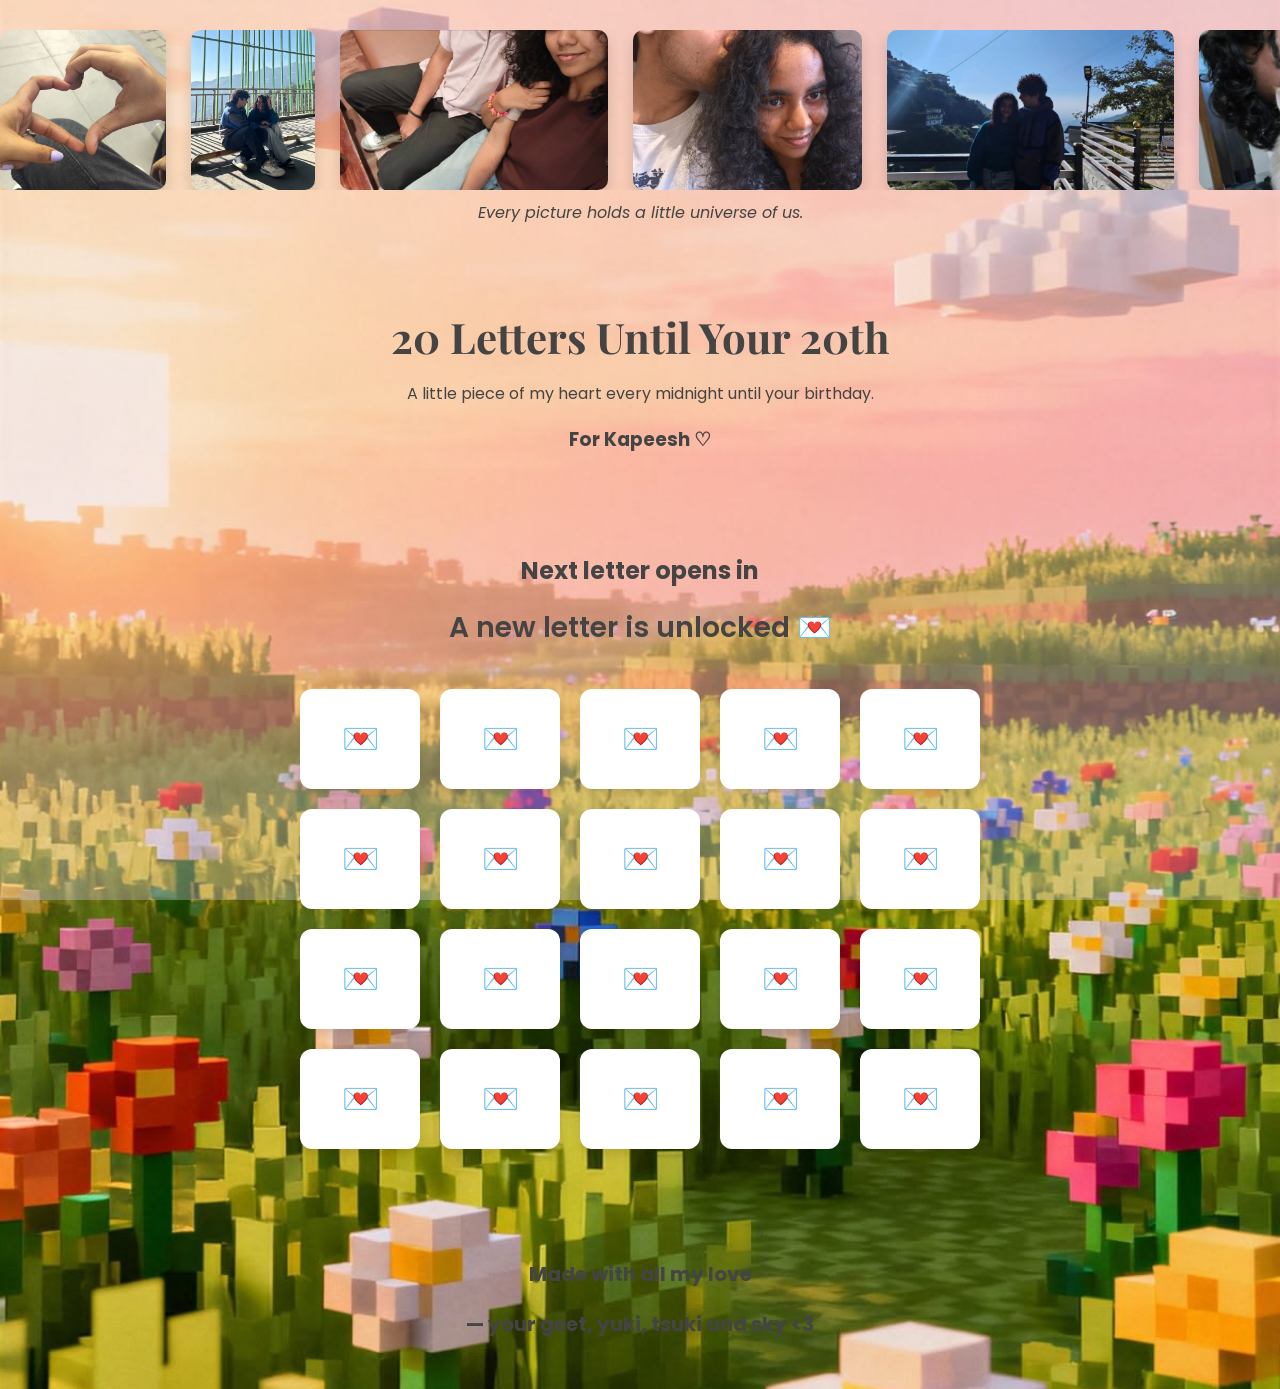
<file: index.html>
<!DOCTYPE html>
<html lang="en">
<head>
<meta charset="UTF-8">
<meta name="viewport" content="width=device-width, initial-scale=1.0">
<title>20 Letters Until Your 20th</title>

<link rel="stylesheet" href="styles.css">
<link href="https://fonts.googleapis.com/css2?family=Playfair+Display:wght@500&family=Poppins:wght@300;400&display=swap" rel="stylesheet">
<link rel="icon" type="image/png" href="favicon.png">
</head>

<body>

<section class="photo-strip">

<div class="film-container">

<div class="film-track">

<img src="images/photo1.jpg" alt="">
<img src="images/photo2.jpg" alt="">
<img src="images/photo3.jpg" alt="">
<img src="images/photo4.jpg" alt="">
<img src="images/photo5.jpg" alt="">
<img src="images/photo6.jpg" alt="">
<img src="images/photo7.jpg" alt="">
<img src="images/photo8.jpg" alt="">
<img src="images/photo9.jpg" alt="">

<!-- repeat for smooth loop -->

<img src="images/photo1.jpg" alt="">
<img src="images/photo2.jpg" alt="">
<img src="images/photo3.jpg" alt="">
<img src="images/photo4.jpg" alt="">
<img src="images/photo5.jpg" alt="">
<img src="images/photo6.jpg" alt="">
<img src="images/photo7.jpg" alt="">
<img src="images/photo8.jpg" alt="">
<img src="images/photo9.jpg" alt="">

</div>

</div>

<p class="photo-caption">Every picture holds a little universe of us.</p>

</section>

<header>

<h1>20 Letters Until Your 20th</h1>
<p>A little piece of my heart every midnight until your birthday.</p>
<h3>For Kapeesh ♡</h3>

</header>

<section class="countdown">

<h2>Next letter opens in</h2>
<div id="timer">Loading...</div>

</section>


<section class="letters-grid" id="lettersGrid">

</section>


<footer>

<p>Made with all my love</p>
<p>— your geet, yuki, tsuki and sky <3</p>

</footer>

<script src="script.js"></script>

</body>
</html>
</file>
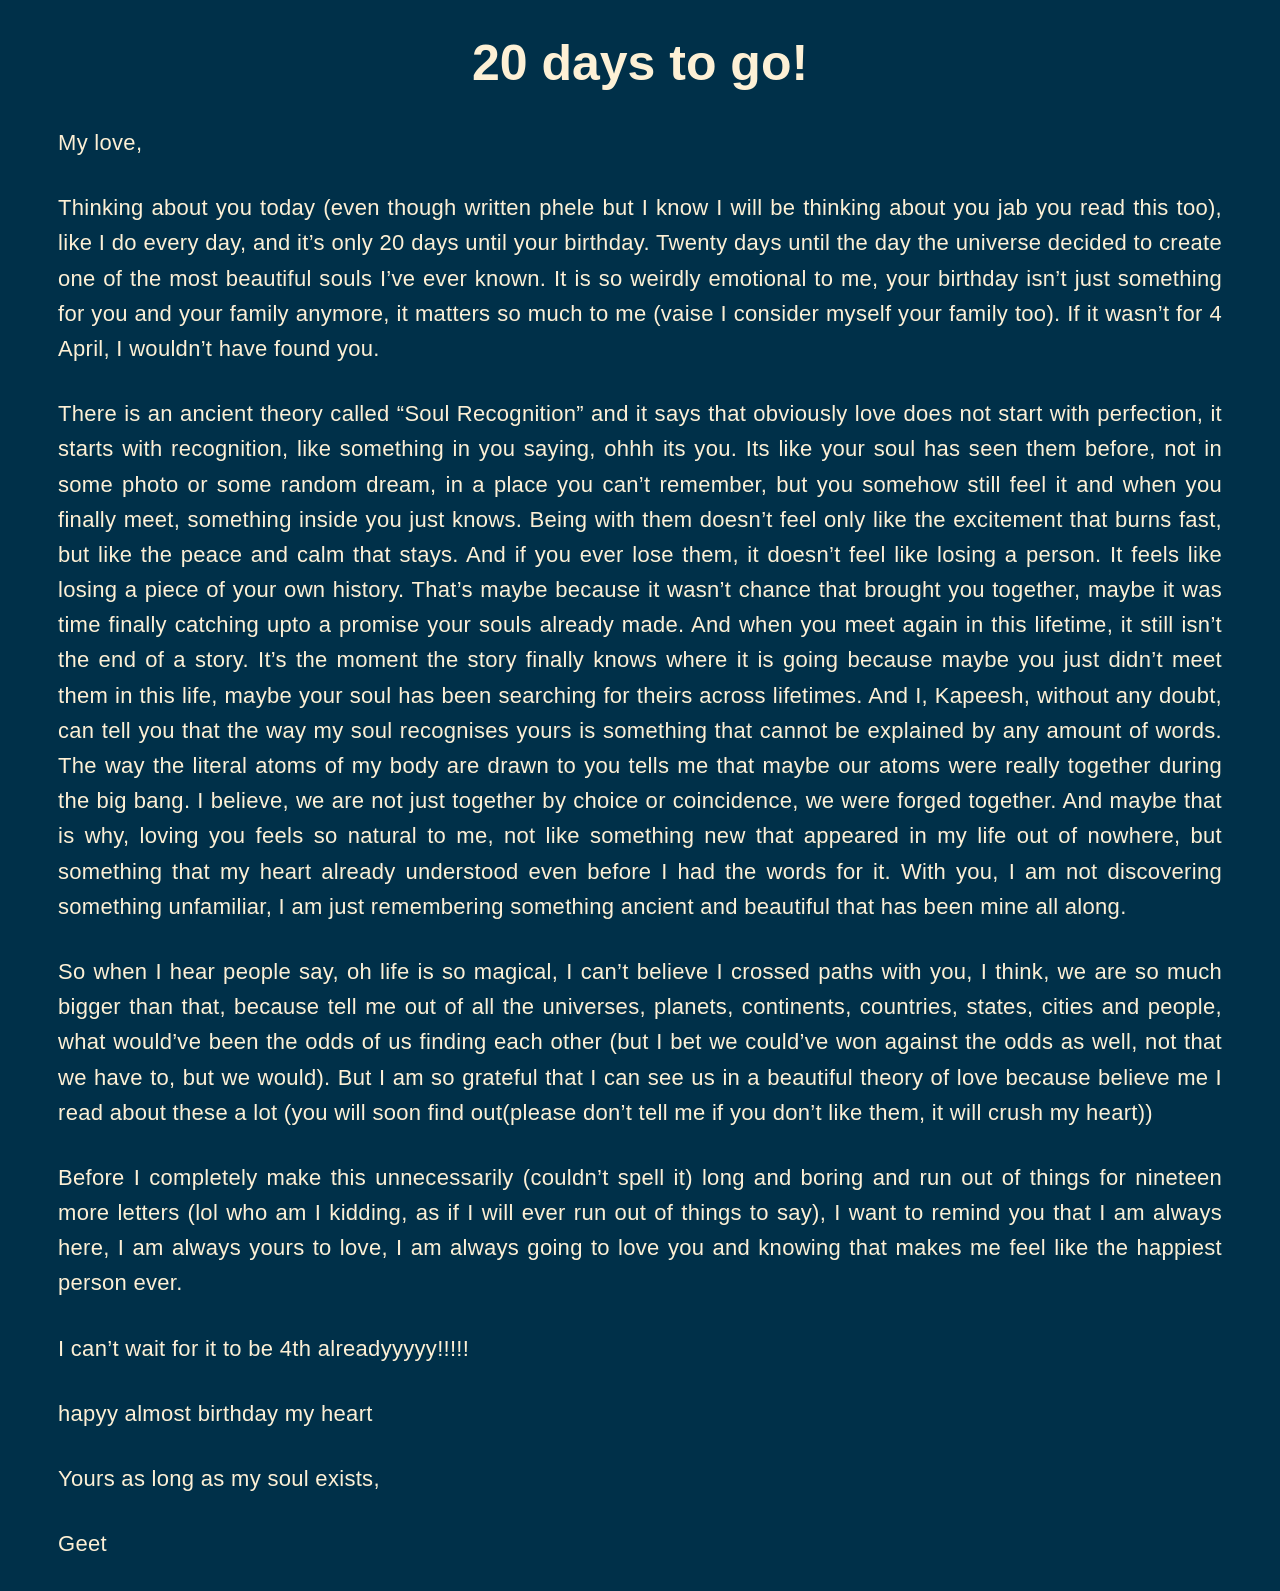
<file: letters/letter1.html>
<!DOCTYPE html>
<html>

<head>
<meta name="viewport" content="width=device-width, initial-scale=1.0">

<meta charset="UTF-8">

<!-- <link rel="stylesheet" href="../styles.css"> -->

<style>

body{
background-color:rgb(0, 48, 73);
text-align:center;
color:#fdf0d5;
font-family:'Poppins',sans-serif;
}

</style>

</head>

<body>

<h1 style="font-size: 50px;" >20 days to go!</h1>

<p style="margin:30px 50px; font-size:22px; line-height:1.6; text-align:justify; letter-spacing:0.3px;">
My love,
</p>

<p style="margin:30px 50px; font-size:22px; line-height:1.6; text-align:justify; letter-spacing:0.3px;">
Thinking about you today (even though written phele but I know I will be thinking about you jab you read this too), like I do every day, and it’s only 20 days until your birthday. Twenty days until the day the universe decided to create one of the most beautiful souls I’ve ever known. It is so weirdly emotional to me, your birthday isn’t just something for you and your family anymore, it matters so much to me (vaise I consider myself your family too). If it wasn’t for 4 April, I wouldn’t have found you. 
</p>

<p style="margin:30px 50px; font-size:22px; line-height:1.6; text-align:justify; letter-spacing:0.3px;">
There is an ancient theory called “Soul Recognition” and it says that obviously love does not start with perfection, it starts with recognition, like something in you saying, ohhh its you. Its like your soul has seen them before, not in some photo or some random dream, in a place you can’t remember, but you somehow still feel it and when you finally meet, something inside you just knows. Being with them doesn’t feel only like the excitement that burns fast, but like the peace and calm that stays. And if you ever lose them, it doesn’t feel like losing a person. It feels like losing a piece of your own history. That’s maybe because it wasn’t chance that brought you together, maybe it was time finally catching upto a promise your souls already made. And when you meet again in this lifetime, it still isn’t the end of a story. It’s the moment the story finally knows where it is going because maybe you just didn’t meet them in this life, maybe your soul has been searching for theirs across lifetimes. And I, Kapeesh, without any doubt, can tell you that the way my soul recognises yours is something that cannot be explained by any amount of words. The way the literal atoms of my body are drawn to you tells me that maybe our atoms were really together during the big bang. I believe, we are not just together by choice or coincidence, we were forged together. And maybe that is why, loving you feels so natural to me, not like something new that appeared in my life out of nowhere, but something that my heart already understood even before I had the words for it. With you, I am not discovering something unfamiliar, I am just remembering something ancient and beautiful that has been mine all along. 
</p>

<p style="margin:30px 50px; font-size:22px; line-height:1.6; text-align:justify; letter-spacing:0.3px;">
So when I hear people say, oh life is so magical, I can’t believe I crossed paths with you, I think, we are so much bigger than that, because tell me out of all the universes, planets, continents, countries, states, cities and people, what would’ve been the odds of us finding each other (but I bet we could’ve won against the odds as well, not that we have to, but we would). But I am so grateful that I can see us in a beautiful theory of love because believe me I read about these a lot (you will soon find out(please don’t tell me if you don’t like them, it will crush my heart))
</p>

<p style="margin:30px 50px; font-size:22px; line-height:1.6; text-align:justify; letter-spacing:0.3px;">
Before I completely make this unnecessarily (couldn’t spell it) long and boring and run out of things for nineteen more letters (lol who am I kidding, as if I will ever run out of things to say), I want to remind you that I am always here, I am always yours to love, I am always going to love you and knowing that makes me feel like the happiest person ever.  
</p>

<p style="margin:30px 50px; font-size:22px; line-height:1.6; text-align:justify; letter-spacing:0.3px;">
I can’t wait for it to be 4th alreadyyyyy!!!!!
</p>

<p style="margin:30px 50px; font-size:22px; line-height:1.6; text-align:justify; letter-spacing:0.3px;">
hapyy almost birthday my heart
</p>

<p style="margin:30px 50px; font-size:22px; line-height:1.6; text-align:justify; letter-spacing:0.3px;">
Yours as long as my soul exists,
</p>

<p style="margin:30px 50px; font-size:22px; line-height:1.6; text-align:justify; letter-spacing:0.3px;">
Geet
</p>

</body>

</html>
</file>
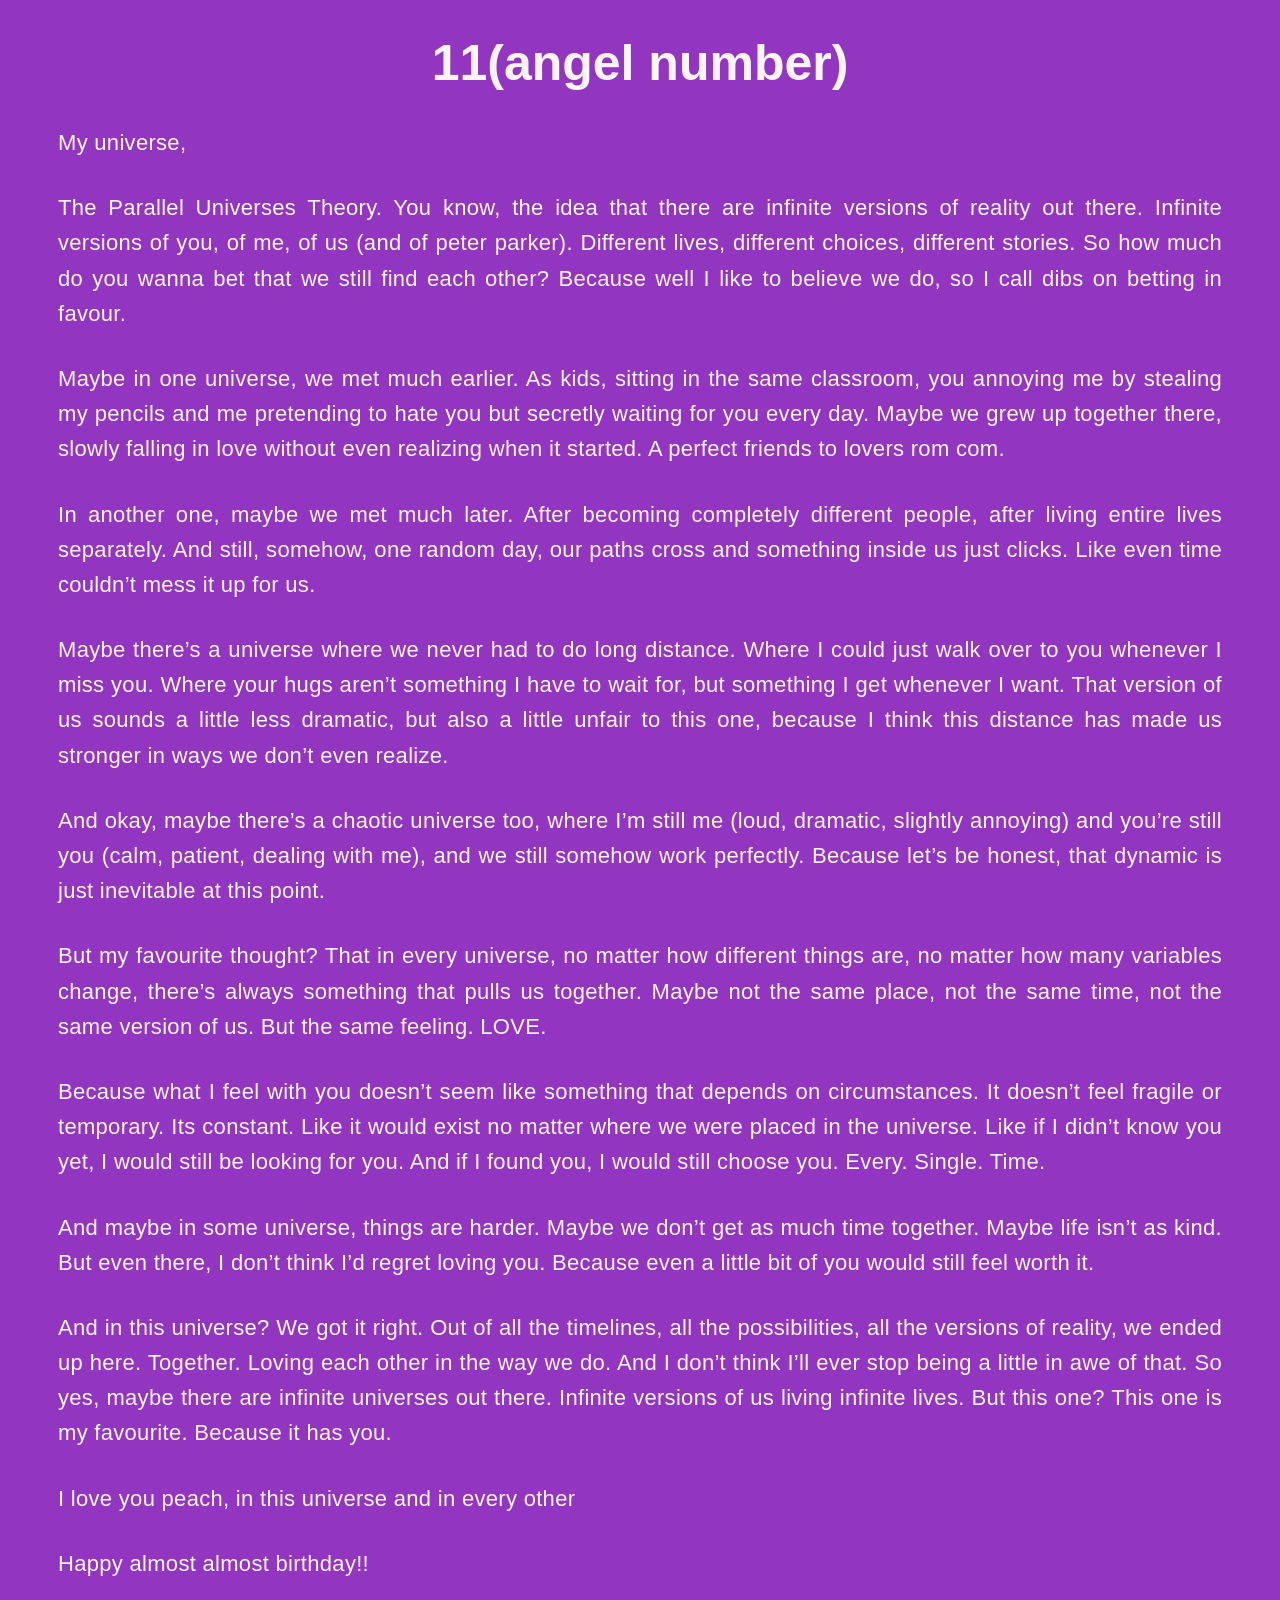
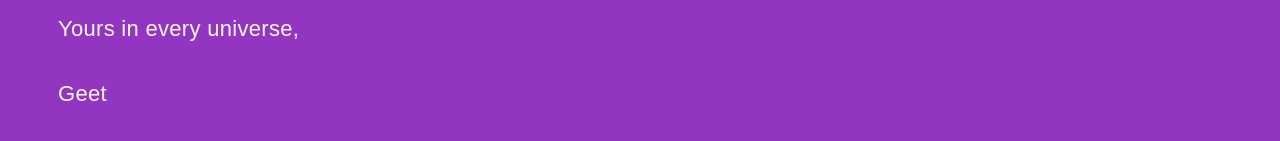
<file: letters/letter10.html>
<!DOCTYPE html>
<html>

<head>
<meta name="viewport" content="width=device-width, initial-scale=1.0">

<meta charset="UTF-8">

<!-- <link rel="stylesheet" href="../styles.css"> -->

<style>

body{
background-color:#9236c1;
text-align:center;
color:#fdf5f5;
font-family:'Poppins',sans-serif;
}

</style>

</head>

<body>

<h1 style="font-size: 50px;" >11(angel number)</h1>

<p style="margin:30px 50px; font-size:22px; line-height:1.6; text-align:justify; letter-spacing:0.3px;">
My universe, 
</p>

<p style="margin:30px 50px; font-size:22px; line-height:1.6; text-align:justify; letter-spacing:0.3px;">
The Parallel Universes Theory. You know, the idea that there are infinite versions of reality out there. Infinite versions of you, of me, of us (and of peter parker). Different lives, different choices, different stories. So how much do you wanna bet that we still find each other? Because well I like to believe we do, so I call dibs on betting in favour.
</p>

<p style="margin:30px 50px; font-size:22px; line-height:1.6; text-align:justify; letter-spacing:0.3px;">
Maybe in one universe, we met much earlier. As kids, sitting in the same classroom, you annoying me by stealing my pencils and me pretending to hate you but secretly waiting for you every day. Maybe we grew up together there, slowly falling in love without even realizing when it started. A perfect friends to lovers rom com.
</p>

<p style="margin:30px 50px; font-size:22px; line-height:1.6; text-align:justify; letter-spacing:0.3px;">
In another one, maybe we met much later. After becoming completely different people, after living entire lives separately. And still, somehow, one random day, our paths cross and something inside us just clicks. Like even time couldn’t mess it up for us.
</p>

<p style="margin:30px 50px; font-size:22px; line-height:1.6; text-align:justify; letter-spacing:0.3px;">
Maybe there’s a universe where we never had to do long distance. Where I could just walk over to you whenever I miss you. Where your hugs aren’t something I have to wait for, but something I get whenever I want. That version of us sounds a little less dramatic, but also a little unfair to this one, because I think this distance has made us stronger in ways we don’t even realize.
</p>

<p style="margin:30px 50px; font-size:22px; line-height:1.6; text-align:justify; letter-spacing:0.3px;">
And okay, maybe there’s a chaotic universe too, where I’m still me (loud, dramatic, slightly annoying) and you’re still you (calm, patient, dealing with me), and we still somehow work perfectly. Because let’s be honest, that dynamic is just inevitable at this point.
</p>

<p style="margin:30px 50px; font-size:22px; line-height:1.6; text-align:justify; letter-spacing:0.3px;">
But my favourite thought? That in every universe, no matter how different things are, no matter how many variables change, there’s always something that pulls us together. Maybe not the same place, not the same time, not the same version of us. But the same feeling. LOVE.
</p>

<p style="margin:30px 50px; font-size:22px; line-height:1.6; text-align:justify; letter-spacing:0.3px;">
Because what I feel with you doesn’t seem like something that depends on circumstances. It doesn’t feel fragile or temporary. Its constant. Like it would exist no matter where we were placed in the universe. Like if I didn’t know you yet, I would still be looking for you. And if I found you, I would still choose you. Every. Single. Time.
</p>

<p style="margin:30px 50px; font-size:22px; line-height:1.6; text-align:justify; letter-spacing:0.3px;">
And maybe in some universe, things are harder. Maybe we don’t get as much time together. Maybe life isn’t as kind. But even there, I don’t think I’d regret loving you. Because even a little bit of you would still feel worth it.
</p>

<p style="margin:30px 50px; font-size:22px; line-height:1.6; text-align:justify; letter-spacing:0.3px;">
And in this universe? We got it right. Out of all the timelines, all the possibilities, all the versions of reality, we ended up here. Together. Loving each other in the way we do. And I don’t think I’ll ever stop being a little in awe of that. So yes, maybe there are infinite universes out there. Infinite versions of us living infinite lives. But this one? This one is my favourite. Because it has you.
</p>

<p style="margin:30px 50px; font-size:22px; line-height:1.6; text-align:justify; letter-spacing:0.3px;">
I love you peach, in this universe and in every other
</p>

<p style="margin:30px 50px; font-size:22px; line-height:1.6; text-align:justify; letter-spacing:0.3px;">
Happy almost almost birthday!!
</p>

<p style="margin:30px 50px; font-size:22px; line-height:1.6; text-align:justify; letter-spacing:0.3px;">
Yours in every universe,
</p>

<p style="margin:30px 50px; font-size:22px; line-height:1.6; text-align:justify; letter-spacing:0.3px;">
Geet
</p>

</body>

</html>
</file>
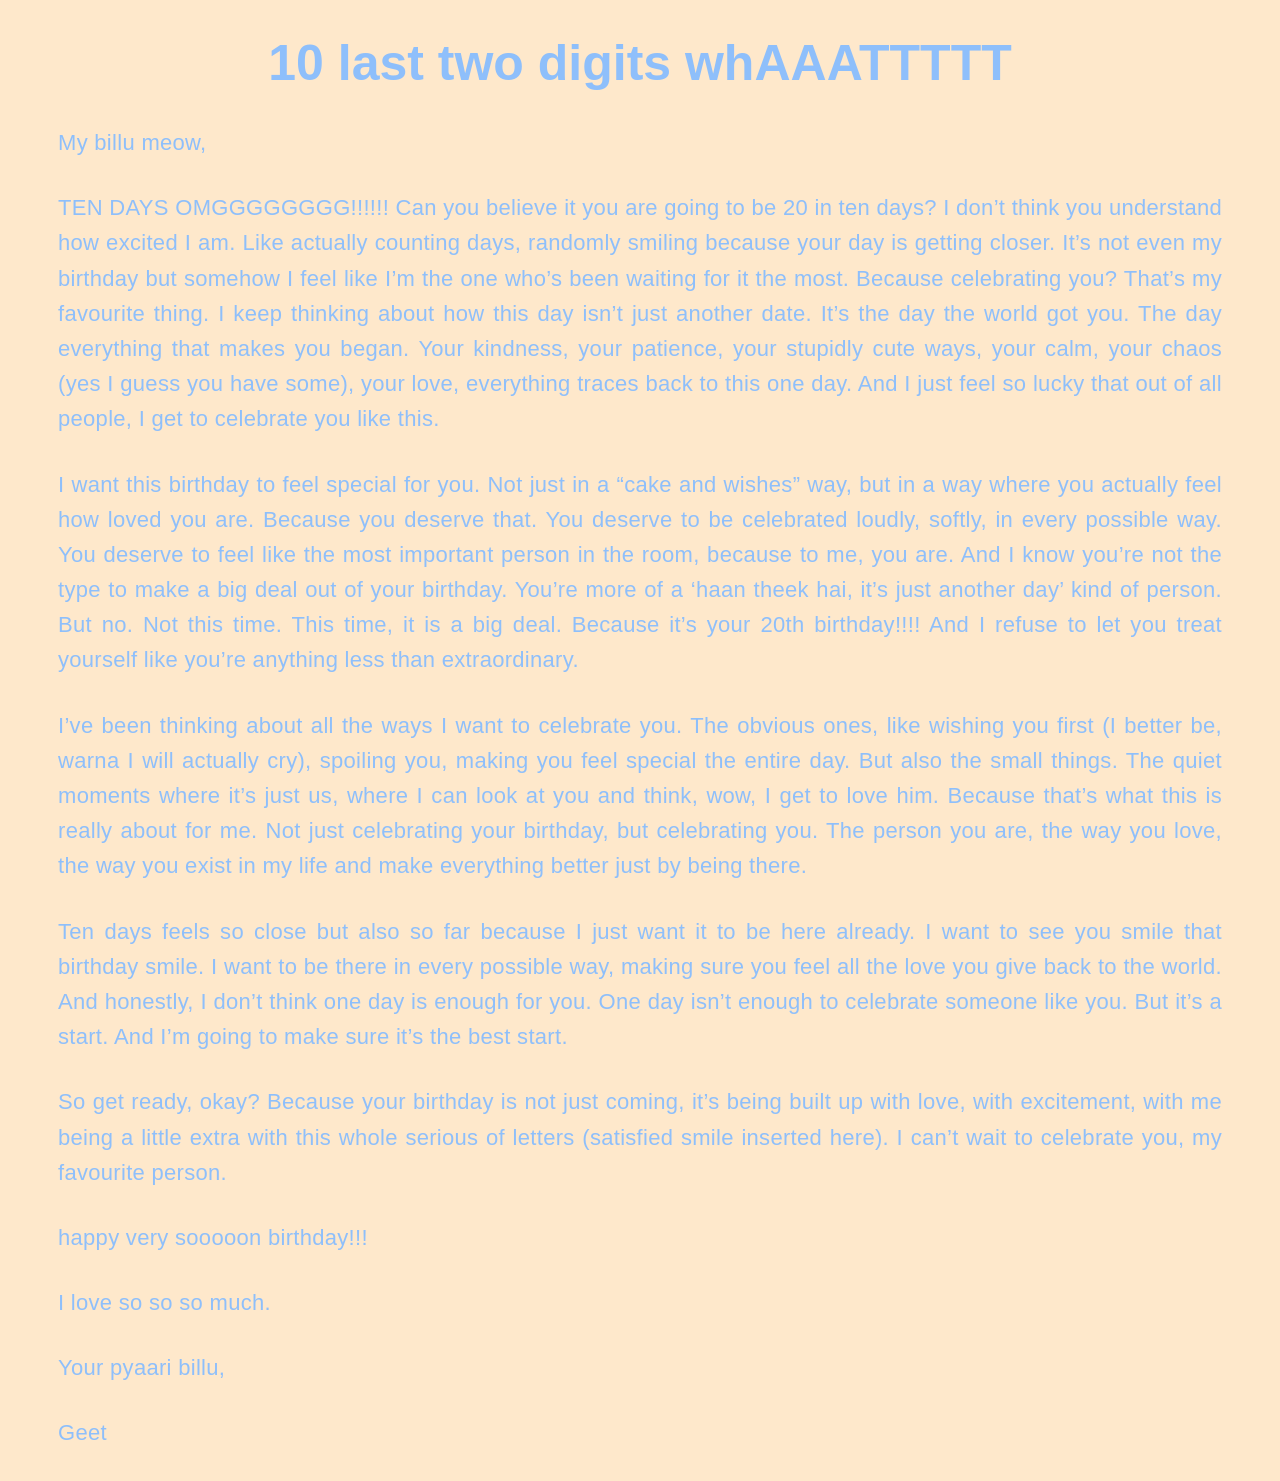
<file: letters/letter11.html>
<!DOCTYPE html>
<html>

<head>
<meta name="viewport" content="width=device-width, initial-scale=1.0">

<meta charset="UTF-8">

<!-- <link rel="stylesheet" href="../styles.css"> -->

<style>

body{
background-color:#fee8cb;
text-align:center;
color:#8ebffb;
font-family:'Poppins',sans-serif;
}

</style>

</head>

<body>

<h1 style="font-size: 50px;" >10 last two digits whAAATTTTT</h1>

<p style="margin:30px 50px; font-size:22px; line-height:1.6; text-align:justify; letter-spacing:0.3px;">
My billu meow, 
</p>

<p style="margin:30px 50px; font-size:22px; line-height:1.6; text-align:justify; letter-spacing:0.3px;">
TEN DAYS OMGGGGGGGG!!!!!! Can you believe it you are going to be 20 in ten days? I don’t think you understand how excited I am. Like actually counting days, randomly smiling because your day is getting closer. It’s not even my birthday but somehow I feel like I’m the one who’s been waiting for it the most. Because celebrating you? That’s my favourite thing. I keep thinking about how this day isn’t just another date. It’s the day the world got you. The day everything that makes you began. Your kindness, your patience, your stupidly cute ways, your calm, your chaos (yes I guess you have some), your love, everything traces back to this one day. And I just feel so lucky that out of all people, I get to celebrate you like this.
</p>

<p style="margin:30px 50px; font-size:22px; line-height:1.6; text-align:justify; letter-spacing:0.3px;">
I want this birthday to feel special for you. Not just in a “cake and wishes” way, but in a way where you actually feel how loved you are. Because you deserve that. You deserve to be celebrated loudly, softly, in every possible way. You deserve to feel like the most important person in the room, because to me, you are. And I know you’re not the type to make a big deal out of your birthday. You’re more of a ‘haan theek hai, it’s just another day’ kind of person. But no. Not this time. This time, it is a big deal. Because it’s your 20th birthday!!!! And I refuse to let you treat yourself like you’re anything less than extraordinary.
</p>

<p style="margin:30px 50px; font-size:22px; line-height:1.6; text-align:justify; letter-spacing:0.3px;">
I’ve been thinking about all the ways I want to celebrate you. The obvious ones, like wishing you first (I better be, warna I will actually cry), spoiling you, making you feel special the entire day. But also the small things. The quiet moments where it’s just us, where I can look at you and think, wow, I get to love him. Because that’s what this is really about for me. Not just celebrating your birthday, but celebrating you. The person you are, the way you love, the way you exist in my life and make everything better just by being there.
</p>

<p style="margin:30px 50px; font-size:22px; line-height:1.6; text-align:justify; letter-spacing:0.3px;">
Ten days feels so close but also so far because I just want it to be here already. I want to see you smile that birthday smile. I want to be there in every possible way, making sure you feel all the love you give back to the world. And honestly, I don’t think one day is enough for you. One day isn’t enough to celebrate someone like you. But it’s a start. And I’m going to make sure it’s the best start.
</p>

<p style="margin:30px 50px; font-size:22px; line-height:1.6; text-align:justify; letter-spacing:0.3px;">
So get ready, okay? Because your birthday is not just coming, it’s being built up with love, with excitement, with me being a little extra with this whole serious of letters (satisfied smile inserted here). I can’t wait to celebrate you, my favourite person.
</p>

<p style="margin:30px 50px; font-size:22px; line-height:1.6; text-align:justify; letter-spacing:0.3px;">
happy very sooooon birthday!!!
</p>

<p style="margin:30px 50px; font-size:22px; line-height:1.6; text-align:justify; letter-spacing:0.3px;">
I love so so so much. 
</p>

<p style="margin:30px 50px; font-size:22px; line-height:1.6; text-align:justify; letter-spacing:0.3px;">
Your pyaari billu,
</p>

<p style="margin:30px 50px; font-size:22px; line-height:1.6; text-align:justify; letter-spacing:0.3px;">
Geet
</p>

</body>

</html>
</file>
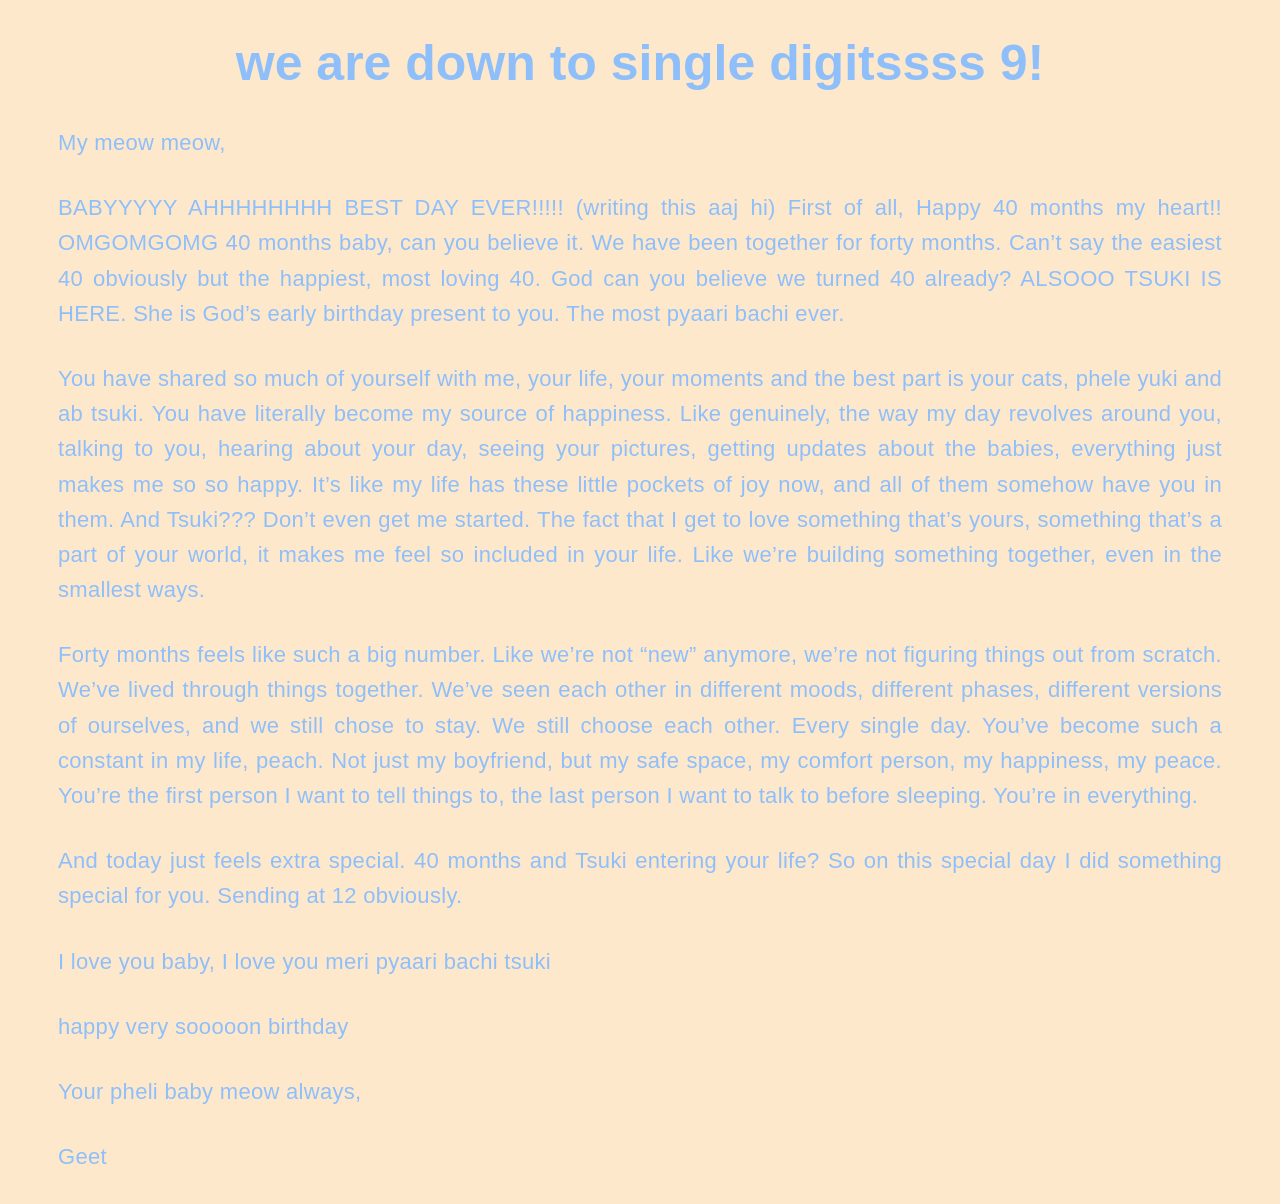
<file: letters/letter12.html>
<!DOCTYPE html>
<html>

<head>
<meta name="viewport" content="width=device-width, initial-scale=1.0">

<meta charset="UTF-8">

<!-- <link rel="stylesheet" href="../styles.css"> -->

<style>

body{
background-color:#fee8cb;
text-align:center;
color:#8ebffb;
font-family:'Poppins',sans-serif;
}

</style>

</head>

<body>

<h1 style="font-size: 50px;" >we are down to single digitssss 9!</h1>

<p style="margin:30px 50px; font-size:22px; line-height:1.6; text-align:justify; letter-spacing:0.3px;">
My meow meow, 
</p>

<p style="margin:30px 50px; font-size:22px; line-height:1.6; text-align:justify; letter-spacing:0.3px;">
BABYYYYY AHHHHHHHH BEST DAY EVER!!!!! (writing this aaj hi) First of all, Happy 40 months my heart!! OMGOMGOMG 40 months baby, can you believe it. We have been together for forty months. Can’t say the easiest 40 obviously but the happiest, most loving 40. God can you believe we turned 40 already? ALSOOO TSUKI IS HERE. She is God’s early birthday present to you. The most pyaari bachi ever. 
</p>

<p style="margin:30px 50px; font-size:22px; line-height:1.6; text-align:justify; letter-spacing:0.3px;">
You have shared so much of yourself with me, your life, your moments and the best part is your cats, phele yuki and ab tsuki. You have literally become my source of happiness. Like genuinely, the way my day revolves around you, talking to you, hearing about your day, seeing your pictures, getting updates about the babies, everything just makes me so so happy. It’s like my life has these little pockets of joy now, and all of them somehow have you in them. And Tsuki??? Don’t even get me started. The fact that I get to love something that’s yours, something that’s a part of your world, it makes me feel so included in your life. Like we’re building something together, even in the smallest ways.
</p>

<p style="margin:30px 50px; font-size:22px; line-height:1.6; text-align:justify; letter-spacing:0.3px;">
Forty months feels like such a big number. Like we’re not “new” anymore, we’re not figuring things out from scratch. We’ve lived through things together. We’ve seen each other in different moods, different phases, different versions of ourselves, and we still chose to stay. We still choose each other. Every single day. You’ve become such a constant in my life, peach. Not just my boyfriend, but my safe space, my comfort person, my happiness, my peace. You’re the first person I want to tell things to, the last person I want to talk to before sleeping. You’re in everything.
</p>

<p style="margin:30px 50px; font-size:22px; line-height:1.6; text-align:justify; letter-spacing:0.3px;">
And today just feels extra special. 40 months and Tsuki entering your life? So on this special day I did something special for you. Sending at 12 obviously. 
</p>

<p style="margin:30px 50px; font-size:22px; line-height:1.6; text-align:justify; letter-spacing:0.3px;">
I love you baby, I love you meri pyaari bachi tsuki
</p>

<p style="margin:30px 50px; font-size:22px; line-height:1.6; text-align:justify; letter-spacing:0.3px;">
happy very sooooon birthday
</p>

<p style="margin:30px 50px; font-size:22px; line-height:1.6; text-align:justify; letter-spacing:0.3px;">
Your pheli baby meow always,
</p>

<p style="margin:30px 50px; font-size:22px; line-height:1.6; text-align:justify; letter-spacing:0.3px;">
Geet
</p>

</body>

</html>
</file>
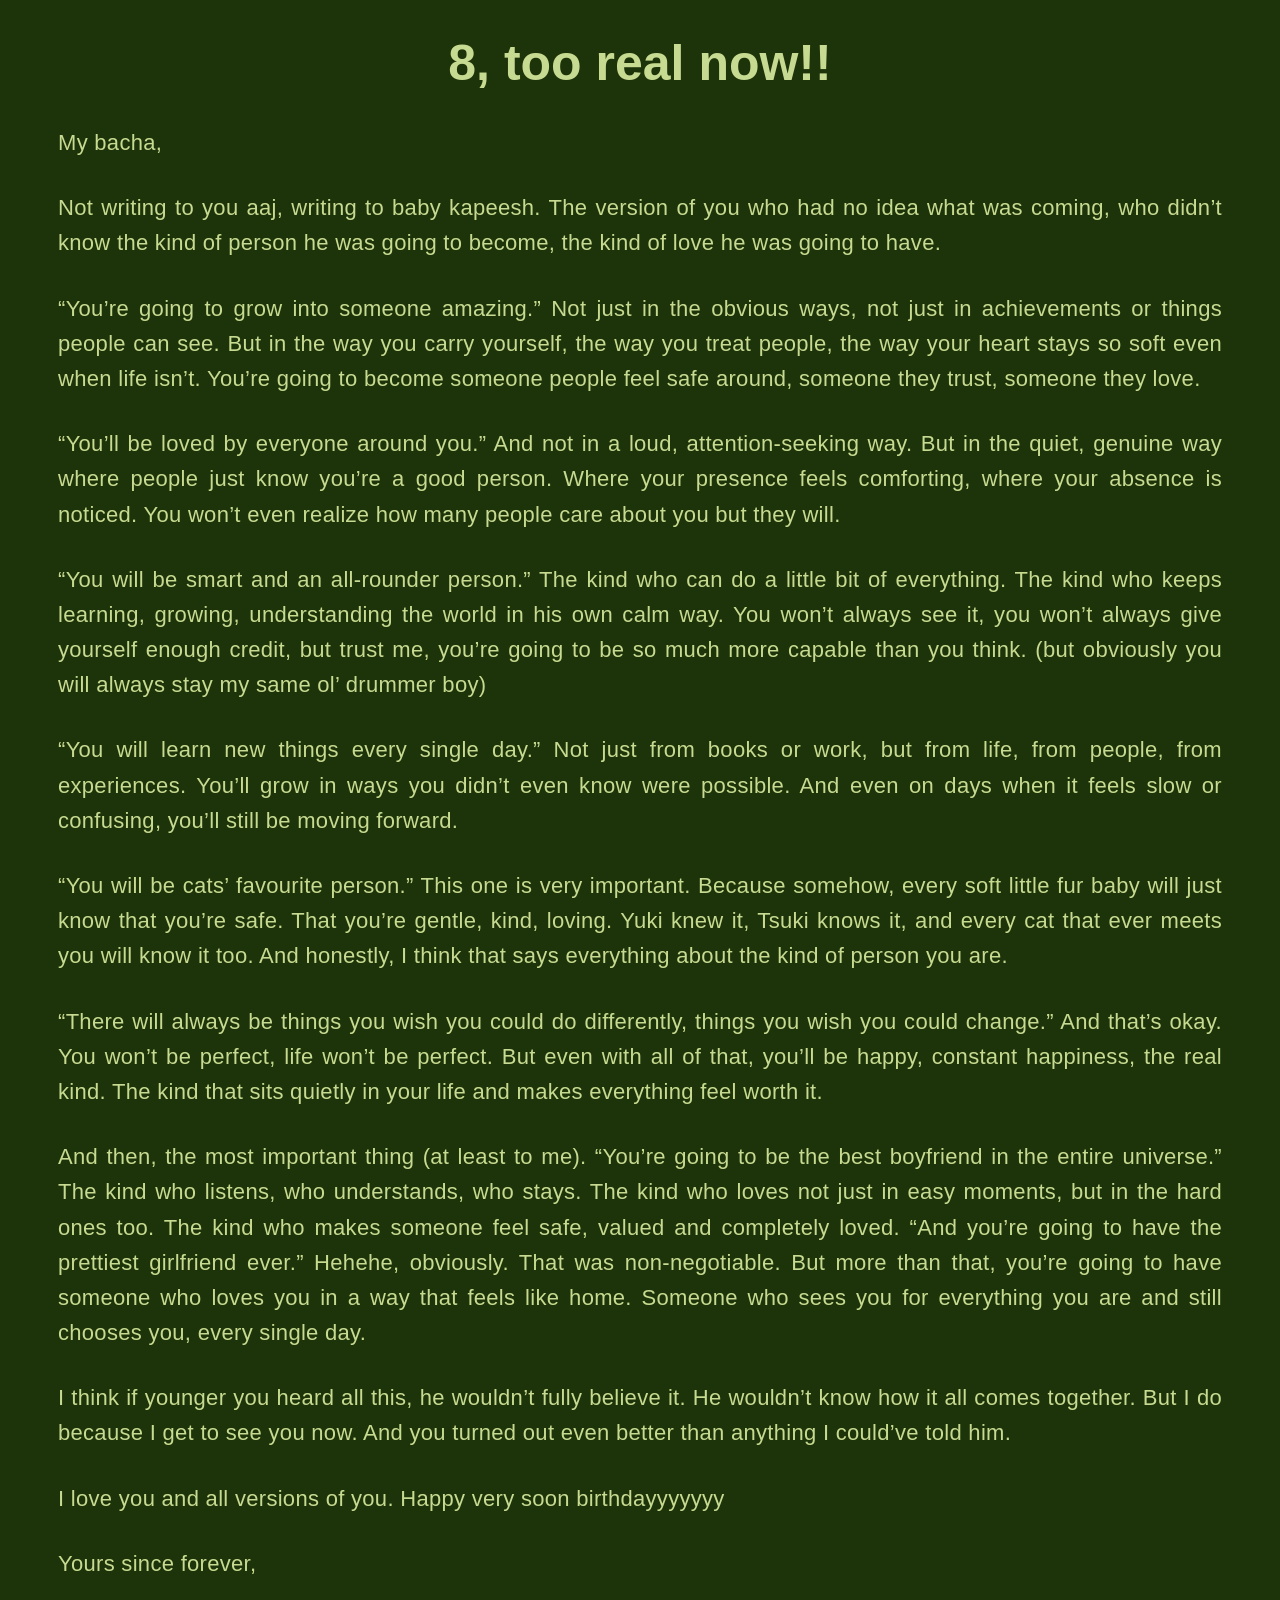
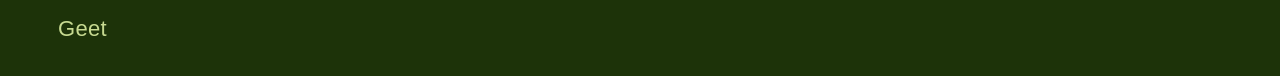
<file: letters/letter13.html>
<!DOCTYPE html>
<html>

<head>
<meta name="viewport" content="width=device-width, initial-scale=1.0">

<meta charset="UTF-8">

<style>

body{
background-color:#1d3309;
text-align:center;
color:#c7da91;
font-family:'Poppins',sans-serif;
}

</style>

</head>

<body>

<h1 style="font-size: 50px;" >8, too real now!!</h1>

<p style="margin:30px 50px; font-size:22px; line-height:1.6; text-align:justify; letter-spacing:0.3px;">
My bacha,
</p>

<p style="margin:30px 50px; font-size:22px; line-height:1.6; text-align:justify; letter-spacing:0.3px;">
Not writing to you aaj, writing to baby kapeesh. The version of you who had no idea what was coming, who didn’t know the kind of person he was going to become, the kind of love he was going to have.
</p>

<p style="margin:30px 50px; font-size:22px; line-height:1.6; text-align:justify; letter-spacing:0.3px;">
“You’re going to grow into someone amazing.” Not just in the obvious ways, not just in achievements or things people can see. But in the way you carry yourself, the way you treat people, the way your heart stays so soft even when life isn’t. You’re going to become someone people feel safe around, someone they trust, someone they love.
</p>

<p style="margin:30px 50px; font-size:22px; line-height:1.6; text-align:justify; letter-spacing:0.3px;">
“You’ll be loved by everyone around you.” And not in a loud, attention-seeking way. But in the quiet, genuine way where people just know you’re a good person. Where your presence feels comforting, where your absence is noticed. You won’t even realize how many people care about you but they will.
</p>

<p style="margin:30px 50px; font-size:22px; line-height:1.6; text-align:justify; letter-spacing:0.3px;">
“You will be smart and an all-rounder person.” The kind who can do a little bit of everything. The kind who keeps learning, growing, understanding the world in his own calm way. You won’t always see it, you won’t always give yourself enough credit, but trust me, you’re going to be so much more capable than you think. (but obviously you will always stay my same ol’ drummer boy)
</p>

<p style="margin:30px 50px; font-size:22px; line-height:1.6; text-align:justify; letter-spacing:0.3px;">
“You will learn new things every single day.” Not just from books or work, but from life, from people, from experiences. You’ll grow in ways you didn’t even know were possible. And even on days when it feels slow or confusing, you’ll still be moving forward.
</p>

<p style="margin:30px 50px; font-size:22px; line-height:1.6; text-align:justify; letter-spacing:0.3px;">
“You will be cats’ favourite person.” This one is very important. Because somehow, every soft little fur baby will just know that you’re safe. That you’re gentle, kind, loving. Yuki knew it, Tsuki knows it, and every cat that ever meets you will know it too. And honestly, I think that says everything about the kind of person you are.
</p>

<p style="margin:30px 50px; font-size:22px; line-height:1.6; text-align:justify; letter-spacing:0.3px;">
“There will always be things you wish you could do differently, things you wish you could change.” And that’s okay. You won’t be perfect, life won’t be perfect. But even with all of that, you’ll be happy, constant happiness, the real kind. The kind that sits quietly in your life and makes everything feel worth it.
</p>

<p style="margin:30px 50px; font-size:22px; line-height:1.6; text-align:justify; letter-spacing:0.3px;">
And then, the most important thing (at least to me). “You’re going to be the best boyfriend in the entire universe.” The kind who listens, who understands, who stays. The kind who loves not just in easy moments, but in the hard ones too. The kind who makes someone feel safe, valued and completely loved. “And you’re going to have the prettiest girlfriend ever.” Hehehe, obviously. That was non-negotiable. But more than that, you’re going to have someone who loves you in a way that feels like home. Someone who sees you for everything you are and still chooses you, every single day.
</p>

<p style="margin:30px 50px; font-size:22px; line-height:1.6; text-align:justify; letter-spacing:0.3px;">
I think if younger you heard all this, he wouldn’t fully believe it. He wouldn’t know how it all comes together. But I do because I get to see you now. And you turned out even better than anything I could’ve told him.
</p>

<p style="margin:30px 50px; font-size:22px; line-height:1.6; text-align:justify; letter-spacing:0.3px;">
I love you and all versions of you. Happy very soon birthdayyyyyyy
</p>

<p style="margin:30px 50px; font-size:22px; line-height:1.6; text-align:justify; letter-spacing:0.3px;">
Yours since forever,
</p>

<p style="margin:30px 50px; font-size:22px; line-height:1.6; text-align:justify; letter-spacing:0.3px;">
Geet
</p>

</body>

</html>
</file>
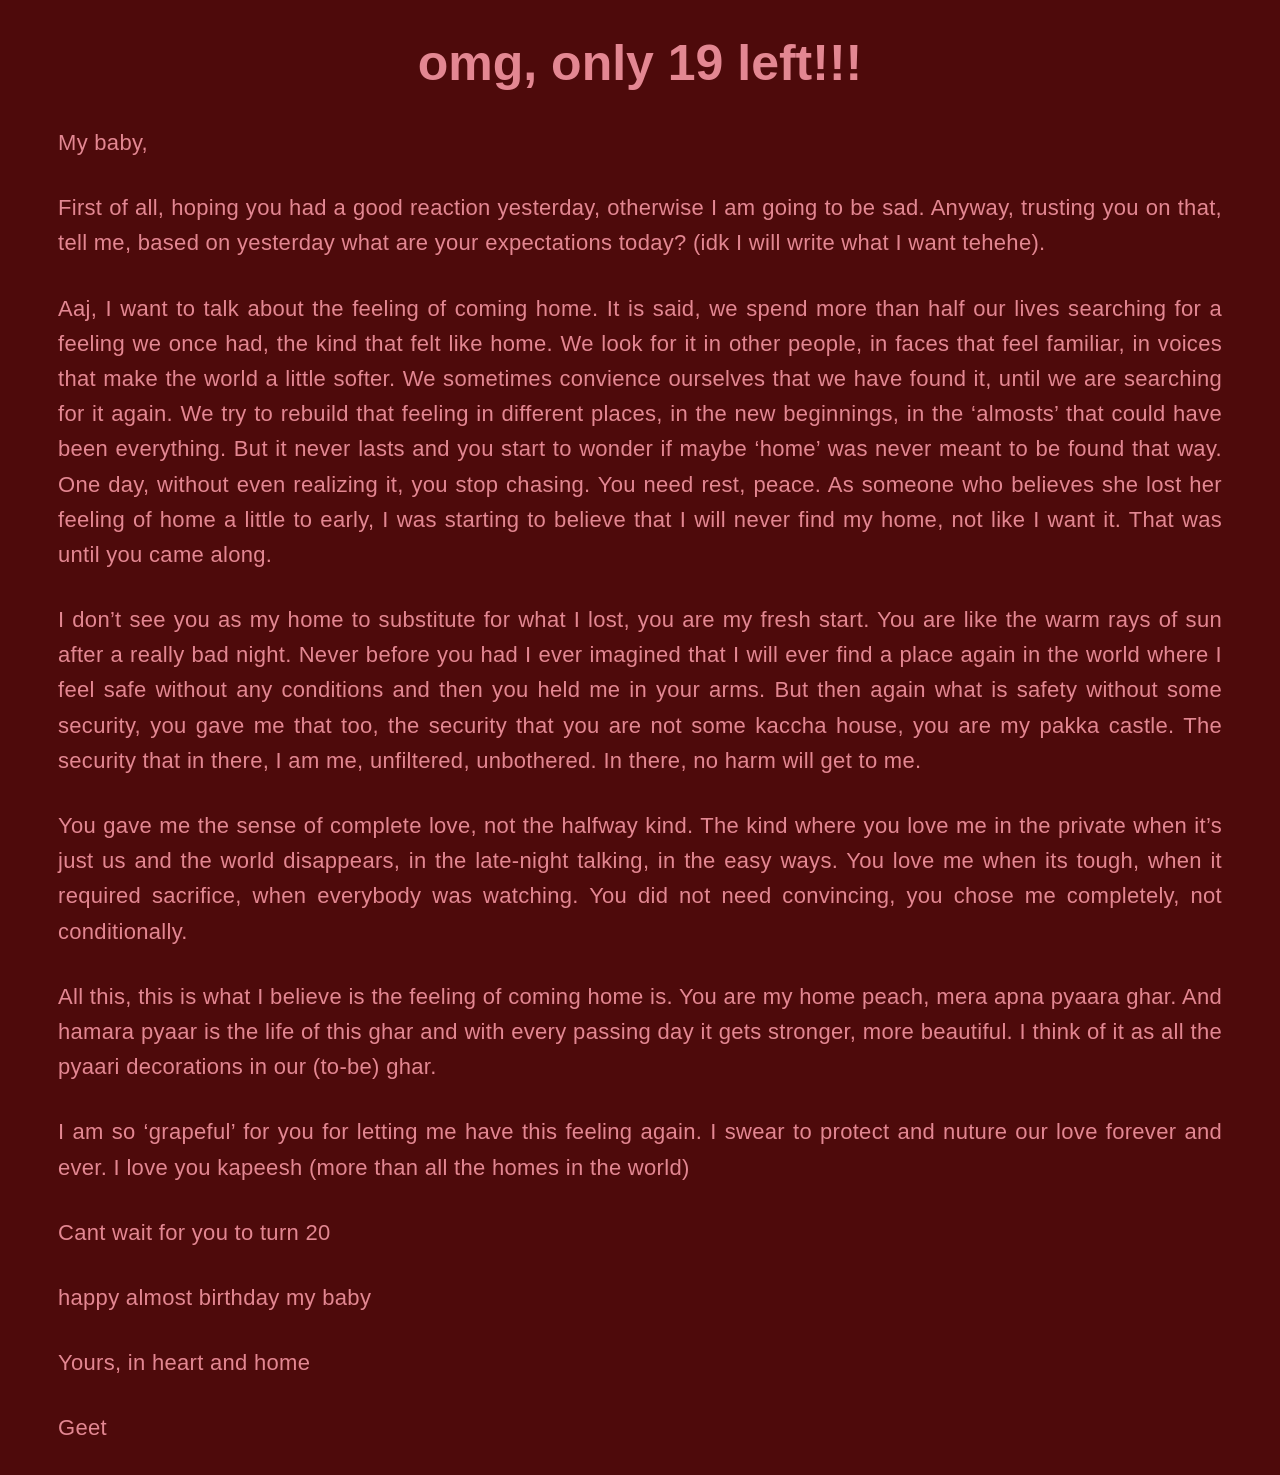
<file: letters/letter2.html>
<!DOCTYPE html>
<html>

<head>
<meta name="viewport" content="width=device-width, initial-scale=1.0">

<meta charset="UTF-8">

<!-- <link rel="stylesheet" href="../styles.css"> -->

<style>

body{
background-color:#4e0a0b;
text-align:center;
color:#e38792;
font-family:'Poppins',sans-serif;
}

</style>

</head>

<body>

<h1 style="font-size: 50px;" >omg, only 19 left!!!</h1>

<p style="margin:30px 50px; font-size:22px; line-height:1.6; text-align:justify; letter-spacing:0.3px;">
My baby,
</p>

<p style="margin:30px 50px; font-size:22px; line-height:1.6; text-align:justify; letter-spacing:0.3px;">
First of all, hoping you had a good reaction yesterday, otherwise I am going to be sad. Anyway, trusting you on that, tell me, based on yesterday what are your expectations today? (idk I will write what I want tehehe). 
</p>

<p style="margin:30px 50px; font-size:22px; line-height:1.6; text-align:justify; letter-spacing:0.3px;">
Aaj, I want to talk about the feeling of coming home. It is said, we spend more than half our lives searching for a feeling we once had, the kind that felt like home. We look for it in other people, in faces that feel familiar, in voices that make the world a little softer. We sometimes convience ourselves that we have found it, until we are searching for it again. We try to rebuild that feeling in different places, in the new beginnings, in the ‘almosts’ that could have been everything. But it never lasts and you start to wonder if maybe ‘home’ was never meant to be found that way. One day, without even realizing it, you stop chasing. You need rest, peace. As someone who believes she lost her feeling of home a little to early, I was starting to believe that I will never find my home, not like I want it. That was until you came along. 
</p>

<p style="margin:30px 50px; font-size:22px; line-height:1.6; text-align:justify; letter-spacing:0.3px;">
I don’t see you as my home to substitute for what I lost, you are my fresh start. You are like the warm rays of sun after a really bad night. Never before you had I ever imagined that I will ever find a place again in the world where I feel safe without any conditions and then you held me in your arms. But then again what is safety without some security, you gave me that too, the security that you are not some kaccha house, you are my pakka castle. The security that in there, I am me, unfiltered, unbothered. In there, no harm will get to me. 
</p>

<p style="margin:30px 50px; font-size:22px; line-height:1.6; text-align:justify; letter-spacing:0.3px;">
You gave me the sense of complete love, not the halfway kind. The kind where you love me in the private when it’s just us and the world disappears, in the late-night talking, in the easy ways. You love me when its tough, when it required sacrifice, when everybody was watching. You did not need convincing, you chose me completely, not conditionally.
</p>

<p style="margin:30px 50px; font-size:22px; line-height:1.6; text-align:justify; letter-spacing:0.3px;">
All this, this is what I believe is the feeling of coming home is. You are my home peach, mera apna pyaara ghar. And hamara pyaar is the life of this ghar and with every passing day it gets stronger, more beautiful. I think of it as all the pyaari decorations in our (to-be) ghar. 
</p>

<p style="margin:30px 50px; font-size:22px; line-height:1.6; text-align:justify; letter-spacing:0.3px;">
I am so ‘grapeful’ for you for letting me have this feeling again. I swear to protect and nuture our love forever and ever. I love you kapeesh (more than all the homes in the world)
</p>

<p style="margin:30px 50px; font-size:22px; line-height:1.6; text-align:justify; letter-spacing:0.3px;">
Cant wait for you to turn 20
</p>

<p style="margin:30px 50px; font-size:22px; line-height:1.6; text-align:justify; letter-spacing:0.3px;">
happy almost birthday my baby
</p>

<p style="margin:30px 50px; font-size:22px; line-height:1.6; text-align:justify; letter-spacing:0.3px;">
Yours, in heart and home
</p>

<p style="margin:30px 50px; font-size:22px; line-height:1.6; text-align:justify; letter-spacing:0.3px;">
Geet
</p>

</body>

</html>
</file>
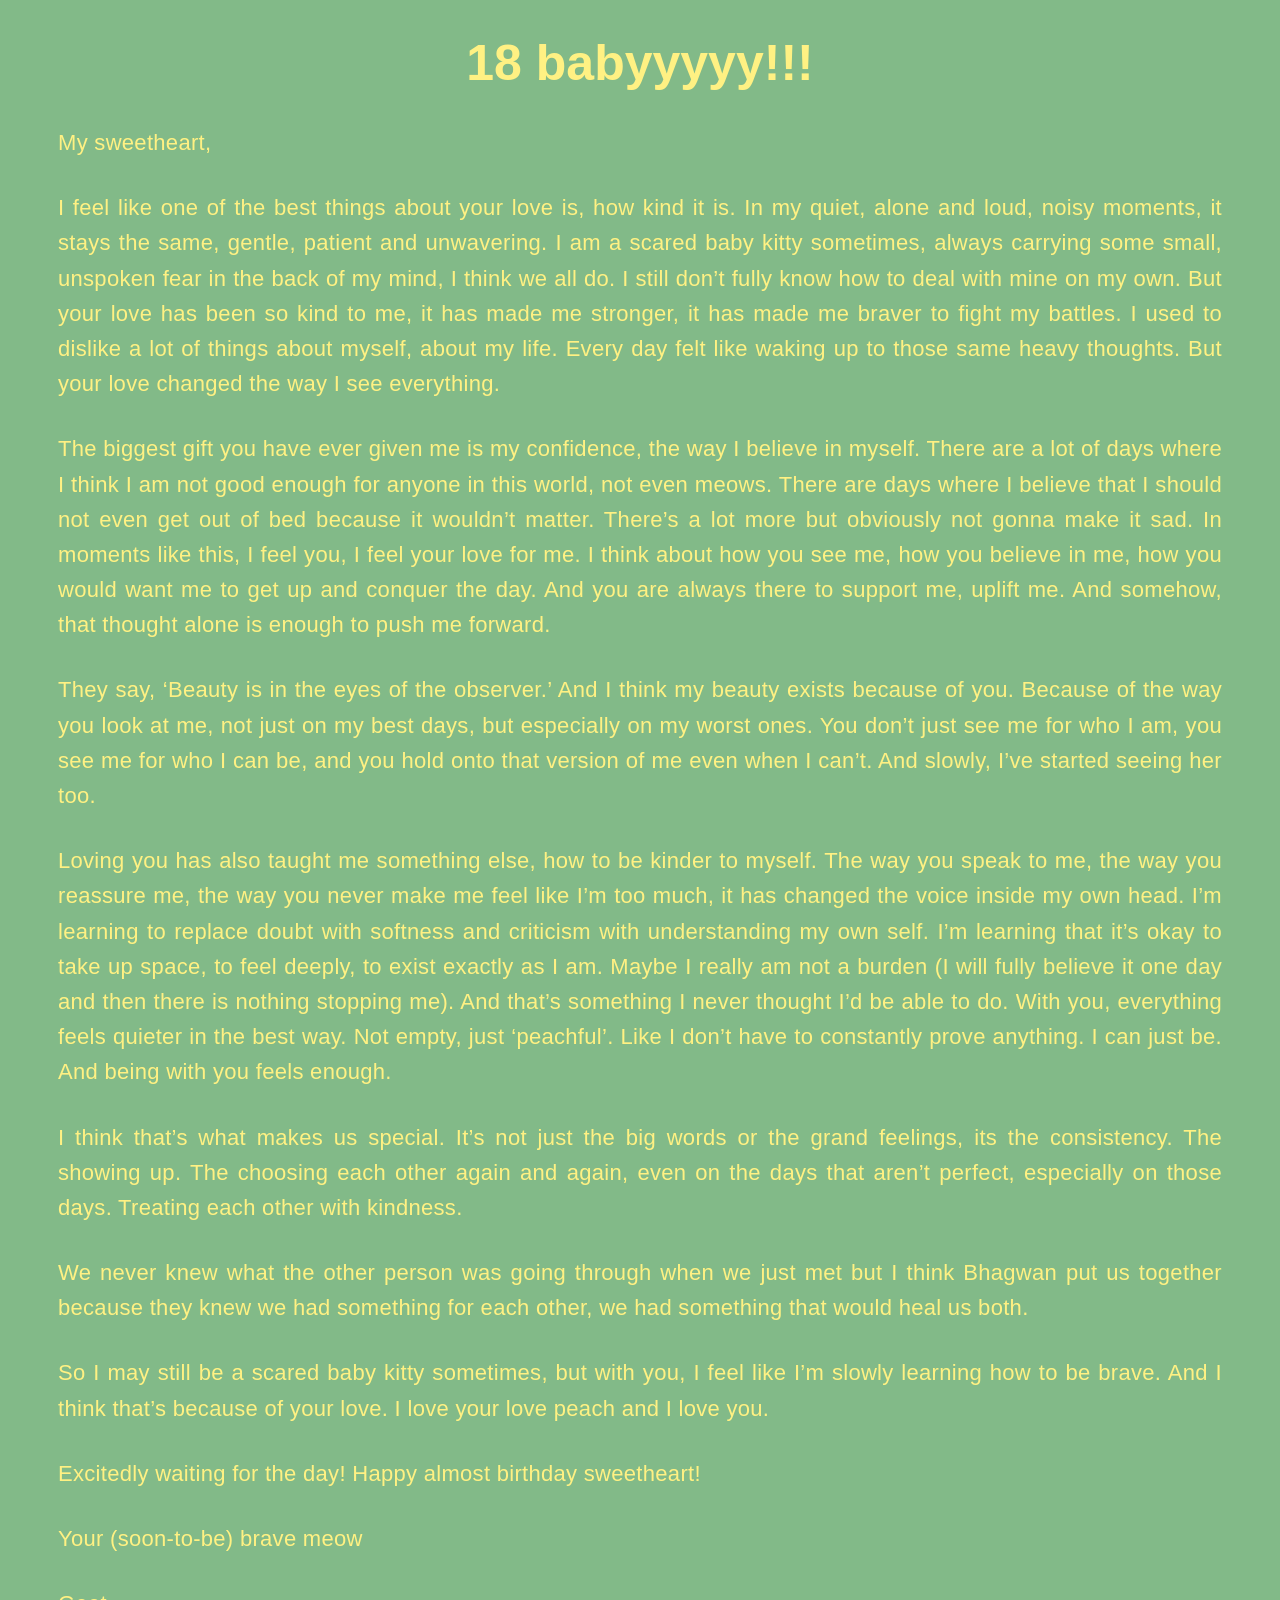
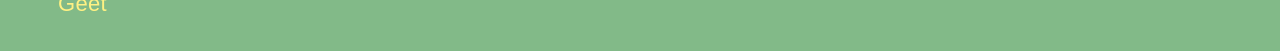
<file: letters/letter3.html>
<!DOCTYPE html>
<html>

<head>
<meta name="viewport" content="width=device-width, initial-scale=1.0">

<meta charset="UTF-8">

<!-- <link rel="stylesheet" href="../styles.css"> -->

<style>

body{
background-color:#82ba88;
text-align:center;
color:#fff183;
font-family:'Poppins',sans-serif;
}

</style>

</head>

<body>

<h1 style="font-size: 50px;" >18 babyyyyy!!!</h1>

<p style="margin:30px 50px; font-size:22px; line-height:1.6; text-align:justify; letter-spacing:0.3px;">
My sweetheart,
</p>

<p style="margin:30px 50px; font-size:22px; line-height:1.6; text-align:justify; letter-spacing:0.3px;">
I feel like one of the best things about your love is, how kind it is. In my quiet, alone and loud, noisy moments, it stays the same, gentle, patient and unwavering. I am a scared baby kitty sometimes, always carrying some small, unspoken fear in the back of my mind, I think we all do. I still don’t fully know how to deal with mine on my own. But your love has been so kind to me, it has made me stronger, it has made me braver to fight my battles. I used to dislike a lot of things about myself, about my life. Every day felt like waking up to those same heavy thoughts. But your love changed the way I see everything.
</p>

<p style="margin:30px 50px; font-size:22px; line-height:1.6; text-align:justify; letter-spacing:0.3px;">
The biggest gift you have ever given me is my confidence, the way I believe in myself. There are a lot of days where I think I am not good enough for anyone in this world, not even meows. There are days where I believe that I should not even get out of bed because it wouldn’t matter. There’s a lot more but obviously not gonna make it sad. In moments like this, I feel you, I feel your love for me. I think about how you see me, how you believe in me, how you would want me to get up and conquer the day. And you are always there to support me, uplift me. And somehow, that thought alone is enough to push me forward.
</p>

<p style="margin:30px 50px; font-size:22px; line-height:1.6; text-align:justify; letter-spacing:0.3px;">
They say, ‘Beauty is in the eyes of the observer.’ And I think my beauty exists because of you. Because of the way you look at me, not just on my best days, but especially on my worst ones. You don’t just see me for who I am, you see me for who I can be, and you hold onto that version of me even when I can’t. And slowly, I’ve started seeing her too.
</p>

<p style="margin:30px 50px; font-size:22px; line-height:1.6; text-align:justify; letter-spacing:0.3px;">
Loving you has also taught me something else, how to be kinder to myself. The way you speak to me, the way you reassure me, the way you never make me feel like I’m too much, it has changed the voice inside my own head. I’m learning to replace doubt with softness and criticism with understanding my own self. I’m learning that it’s okay to take up space, to feel deeply, to exist exactly as I am. Maybe I really am not a burden (I will fully believe it one day and then there is nothing stopping me). And that’s something I never thought I’d be able to do. With you, everything feels quieter in the best way. Not empty, just ‘peachful’. Like I don’t have to constantly prove anything. I can just be. And being with you feels enough.
</p>

<p style="margin:30px 50px; font-size:22px; line-height:1.6; text-align:justify; letter-spacing:0.3px;">
I think that’s what makes us special. It’s not just the big words or the grand feelings, its the consistency. The showing up. The choosing each other again and again, even on the days that aren’t perfect, especially on those days. Treating each other with kindness. 
</p>

<p style="margin:30px 50px; font-size:22px; line-height:1.6; text-align:justify; letter-spacing:0.3px;">
We never knew what the other person was going through when we just met but I think Bhagwan put us together because they knew we had something for each other, we had something that would heal us both.
</p>

<p style="margin:30px 50px; font-size:22px; line-height:1.6; text-align:justify; letter-spacing:0.3px;">
So I may still be a scared baby kitty sometimes, but with you, I feel like I’m slowly learning how to be brave. And I think that’s because of your love.  I love your love peach and I love you.
</p>

<p style="margin:30px 50px; font-size:22px; line-height:1.6; text-align:justify; letter-spacing:0.3px;">
Excitedly waiting for the day! Happy almost birthday sweetheart!
</p>

<p style="margin:30px 50px; font-size:22px; line-height:1.6; text-align:justify; letter-spacing:0.3px;">
Your (soon-to-be) brave meow
</p>

<p style="margin:30px 50px; font-size:22px; line-height:1.6; text-align:justify; letter-spacing:0.3px;">
Geet
</p>

</body>

</html>
</file>
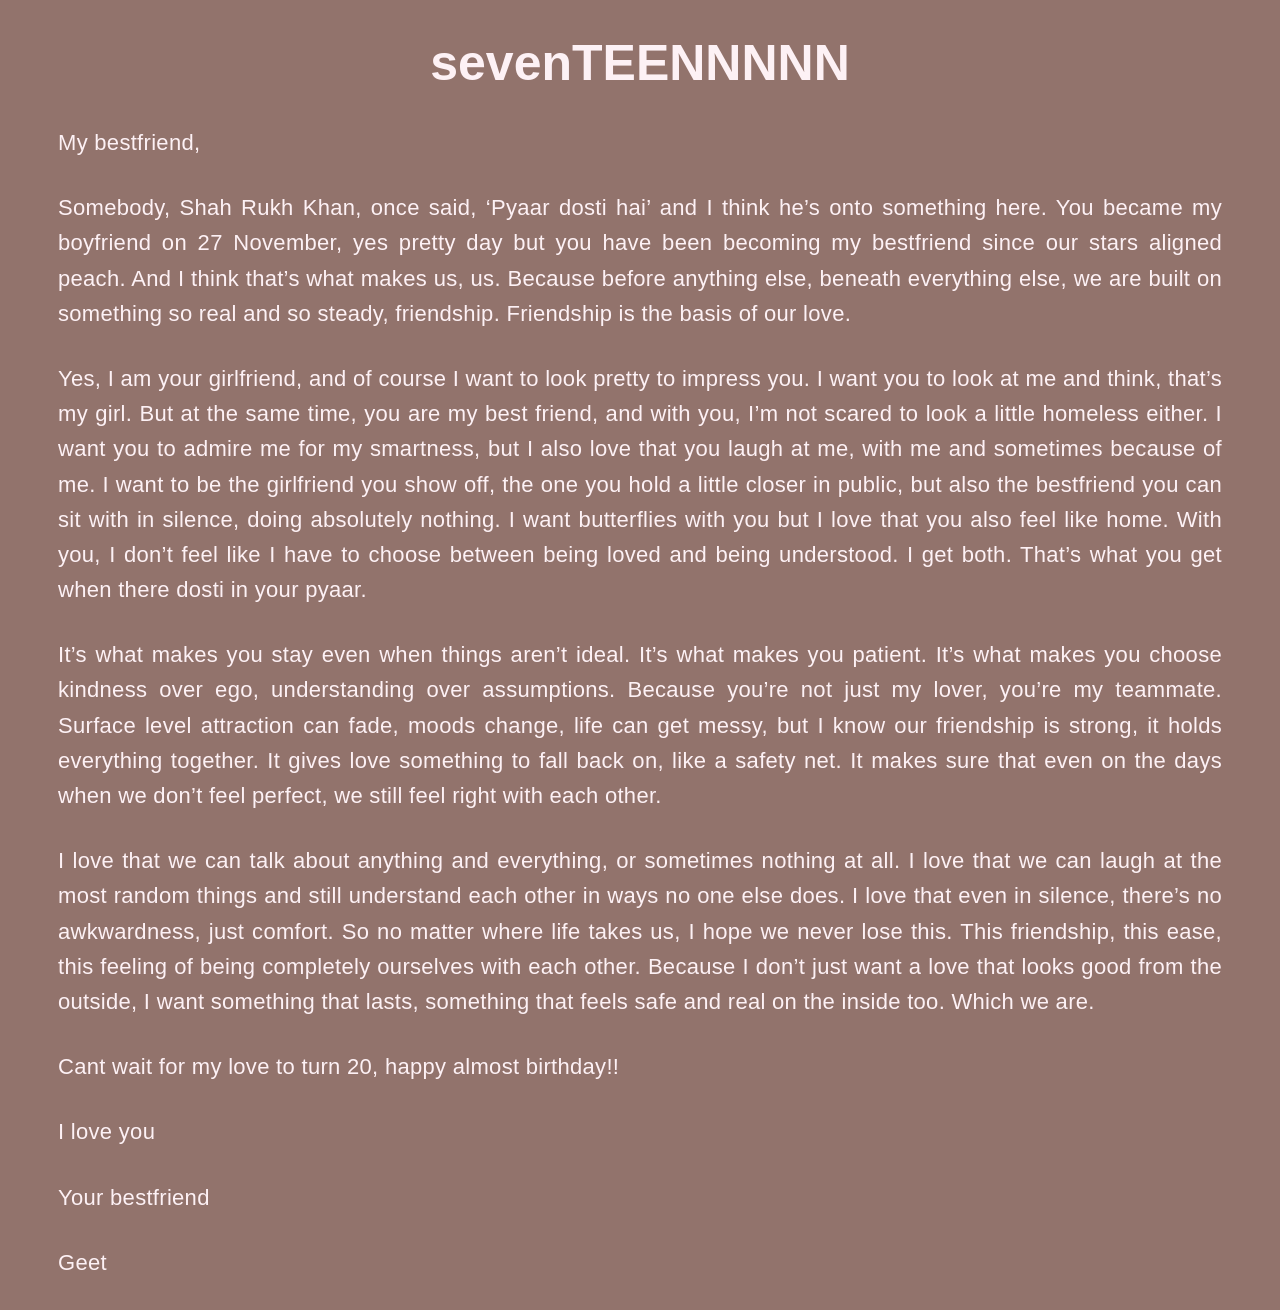
<file: letters/letter4.html>
<!DOCTYPE html>
<html>

<head>
<meta name="viewport" content="width=device-width, initial-scale=1.0">

<meta charset="UTF-8">

<!-- <link rel="stylesheet" href="../styles.css"> -->

<style>

body{
background-color:#92736c;
text-align:center;
color:#fdf1f5;
font-family:'Poppins',sans-serif;
}

</style>

</head>

<body>

<h1 style="font-size: 50px;" >sevenTEENNNNN</h1>

<p style="margin:30px 50px; font-size:22px; line-height:1.6; text-align:justify; letter-spacing:0.3px;">
My bestfriend,
</p>

<p style="margin:30px 50px; font-size:22px; line-height:1.6; text-align:justify; letter-spacing:0.3px;">
Somebody, Shah Rukh Khan, once said, ‘Pyaar dosti hai’ and I think he’s onto something here. 
You became my boyfriend on 27 November, yes pretty day but you have been becoming my bestfriend since our stars aligned peach. And I think that’s what makes us, us. Because before anything else, beneath everything else, we are built on something so real and so steady, friendship. Friendship is the basis of our love. 
</p>

<p style="margin:30px 50px; font-size:22px; line-height:1.6; text-align:justify; letter-spacing:0.3px;">
Yes, I am your girlfriend, and of course I want to look pretty to impress you. I want you to look at me and think, that’s my girl. But at the same time, you are my best friend, and with you, I’m not scared to look a little homeless either. I want you to admire me for my smartness, but I also love that you laugh at me, with me and sometimes because of me. I want to be the girlfriend you show off, the one you hold a little closer in public, but also the bestfriend you can sit with in silence, doing absolutely nothing. I want butterflies with you but I love that you also feel like home. With you, I don’t feel like I have to choose between being loved and being understood. I get both. That’s what you get when there dosti in your pyaar. 
</p>

<p style="margin:30px 50px; font-size:22px; line-height:1.6; text-align:justify; letter-spacing:0.3px;">
It’s what makes you stay even when things aren’t ideal. It’s what makes you patient. It’s what makes you choose kindness over ego, understanding over assumptions. Because you’re not just my lover, you’re my teammate. Surface level attraction can fade, moods change, life can get messy, but I know our friendship is strong, it holds everything together. It gives love something to fall back on, like a safety net. It makes sure that even on the days when we don’t feel perfect, we still feel right with each other. 
</p>

<p style="margin:30px 50px; font-size:22px; line-height:1.6; text-align:justify; letter-spacing:0.3px;">
I love that we can talk about anything and everything, or sometimes nothing at all. I love that we can laugh at the most random things and still understand each other in ways no one else does. I love that even in silence, there’s no awkwardness, just comfort. So no matter where life takes us, I hope we never lose this. This friendship, this ease, this feeling of being completely ourselves with each other. Because I don’t just want a love that looks good from the outside, I want something that lasts, something that feels safe and real on the inside too. Which we are. 
</p>

<p style="margin:30px 50px; font-size:22px; line-height:1.6; text-align:justify; letter-spacing:0.3px;">
Cant wait for my love to turn 20, happy almost birthday!!
</p>

<p style="margin:30px 50px; font-size:22px; line-height:1.6; text-align:justify; letter-spacing:0.3px;">
I love you
</p>

<p style="margin:30px 50px; font-size:22px; line-height:1.6; text-align:justify; letter-spacing:0.3px;">
Your bestfriend
</p>

<p style="margin:30px 50px; font-size:22px; line-height:1.6; text-align:justify; letter-spacing:0.3px;">
Geet
</p>

</body>

</html>
</file>
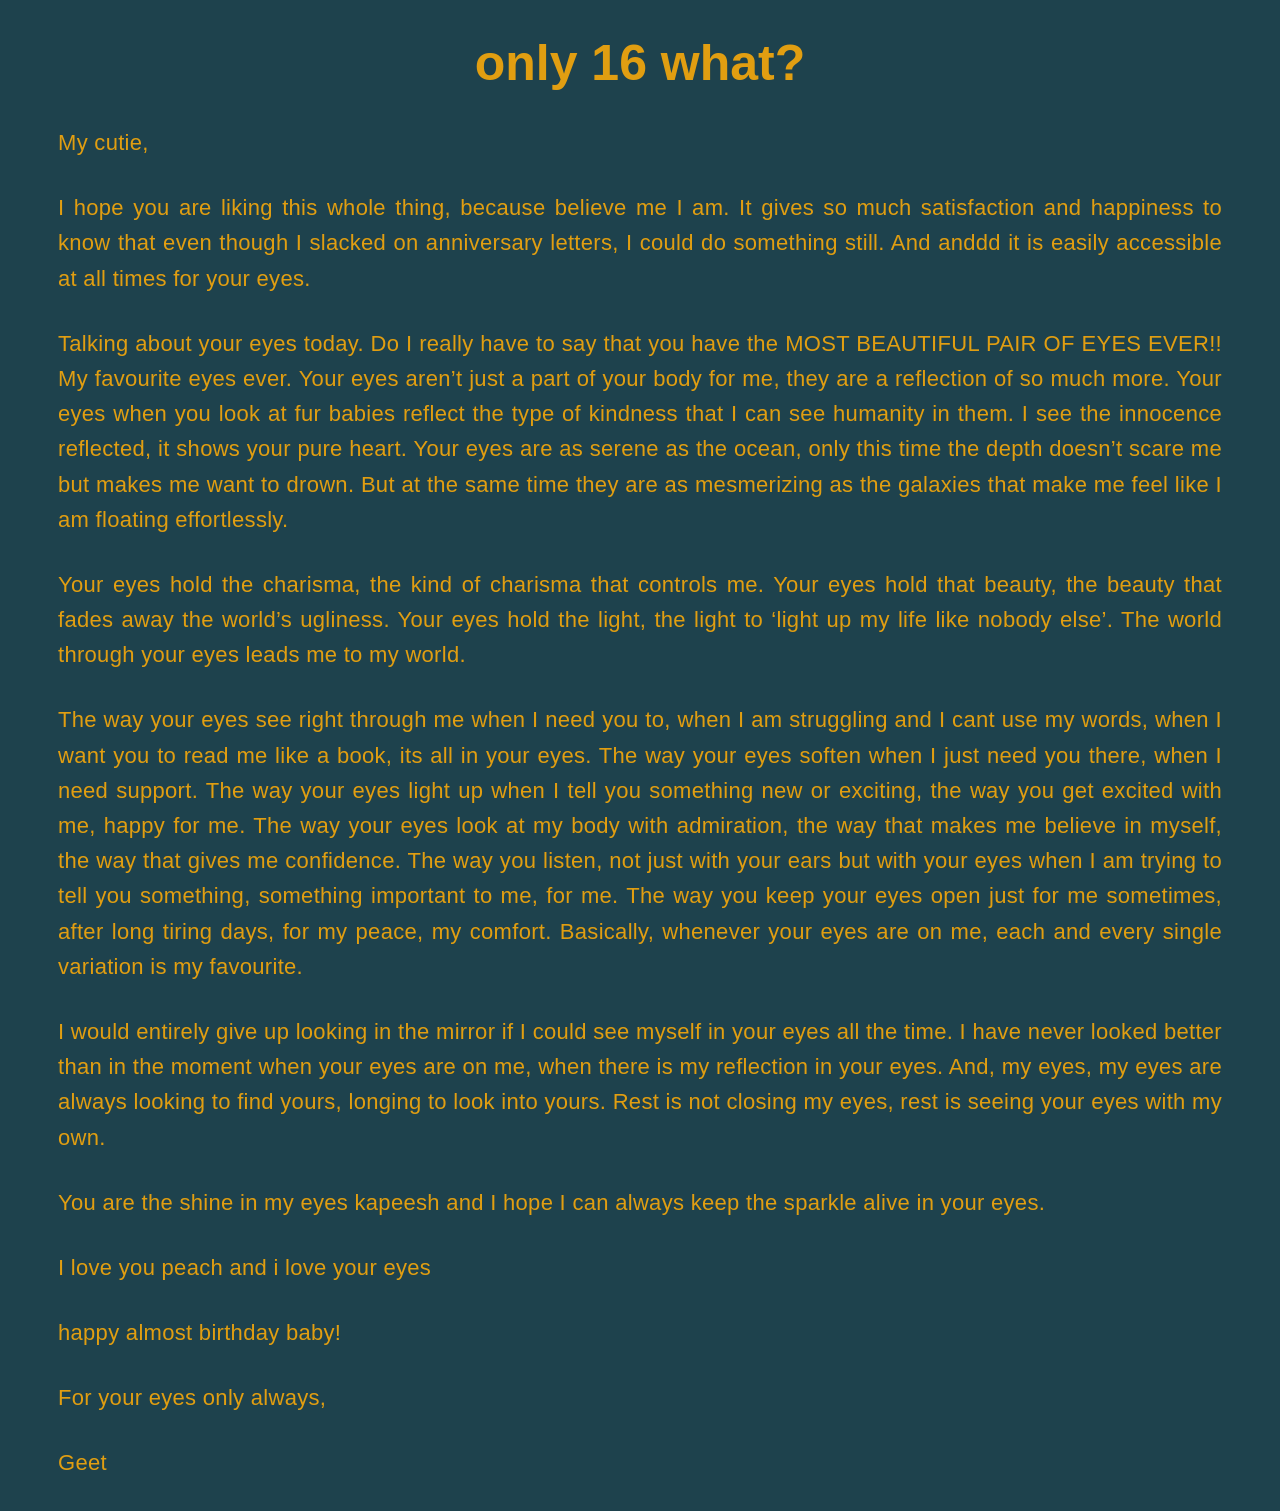
<file: letters/letter5.html>
<!DOCTYPE html>
<html>

<head>
<meta name="viewport" content="width=device-width, initial-scale=1.0">

<meta charset="UTF-8">

<!-- <link rel="stylesheet" href="../styles.css"> -->

<style>

body{
background-color:#1e424d;
text-align:center;
color:#e19e11;
font-family:'Poppins',sans-serif;
}

</style>

</head>

<body>

<h1 style="font-size: 50px;" >only 16 what?</h1>

<p style="margin:30px 50px; font-size:22px; line-height:1.6; text-align:justify; letter-spacing:0.3px;">
My cutie,
</p>

<p style="margin:30px 50px; font-size:22px; line-height:1.6; text-align:justify; letter-spacing:0.3px;">
I hope you are liking this whole thing, because believe me I am. It gives so much satisfaction and happiness to know that even though I slacked on anniversary letters, I could do something still. And anddd it is easily accessible at all times for your eyes. 
</p>

<p style="margin:30px 50px; font-size:22px; line-height:1.6; text-align:justify; letter-spacing:0.3px;">
Talking about your eyes today. Do I really have to say that you have the MOST BEAUTIFUL PAIR OF EYES EVER!! My favourite eyes ever. Your eyes aren’t just a part of your body for me, they are a reflection of so much more. Your eyes when you look at fur babies reflect the type of kindness that I can see humanity in them. I see the innocence reflected, it shows your pure heart. Your eyes are as serene as the ocean, only this time the depth doesn’t scare me but makes me want to drown. But at the same time they are as mesmerizing as the galaxies that make me feel like I am floating effortlessly. 
</p>

<p style="margin:30px 50px; font-size:22px; line-height:1.6; text-align:justify; letter-spacing:0.3px;">
Your eyes hold the charisma, the kind of charisma that controls me. Your eyes hold that beauty, the beauty that fades away the world’s ugliness. Your eyes hold the light, the light to ‘light up my life like nobody else’. The world through your eyes leads me to my world. 
</p>

<p style="margin:30px 50px; font-size:22px; line-height:1.6; text-align:justify; letter-spacing:0.3px;">
The way your eyes see right through me when I need you to, when I am struggling and I cant use my words, when I want you to read me like a book, its all in your eyes. The way your eyes soften when I just need you there, when I need support. The way your eyes light up when I tell you something new or exciting, the way you get excited with me, happy for me. The way your eyes look at my body with admiration, the way that makes me believe in myself, the way that gives me confidence. The way you listen, not just with your ears but with your eyes when I am trying to tell you something, something important to me, for me. The way you keep your eyes open just for me sometimes, after long tiring days, for my peace, my comfort. Basically, whenever your eyes are on me, each and every single variation is my favourite. 
</p>

<p style="margin:30px 50px; font-size:22px; line-height:1.6; text-align:justify; letter-spacing:0.3px;">
I would entirely give up looking in the mirror if I could see myself in your eyes all the time. I have never looked better than in the moment when your eyes are on me, when there is my reflection in your eyes. And, my eyes, my eyes are always looking to find yours, longing to look into yours. Rest is not closing my eyes, rest is seeing your eyes with my own. 
</p>

<p style="margin:30px 50px; font-size:22px; line-height:1.6; text-align:justify; letter-spacing:0.3px;">
You are the shine in my eyes kapeesh and I hope I can always keep the sparkle alive in your eyes. 
</p>

<p style="margin:30px 50px; font-size:22px; line-height:1.6; text-align:justify; letter-spacing:0.3px;">
I love you peach and i love your eyes
</p>

<p style="margin:30px 50px; font-size:22px; line-height:1.6; text-align:justify; letter-spacing:0.3px;">
happy almost birthday baby!
</p>

<p style="margin:30px 50px; font-size:22px; line-height:1.6; text-align:justify; letter-spacing:0.3px;">
For your eyes only always,
</p>

<p style="margin:30px 50px; font-size:22px; line-height:1.6; text-align:justify; letter-spacing:0.3px;">
Geet
</p>

</body>

</html>
</file>
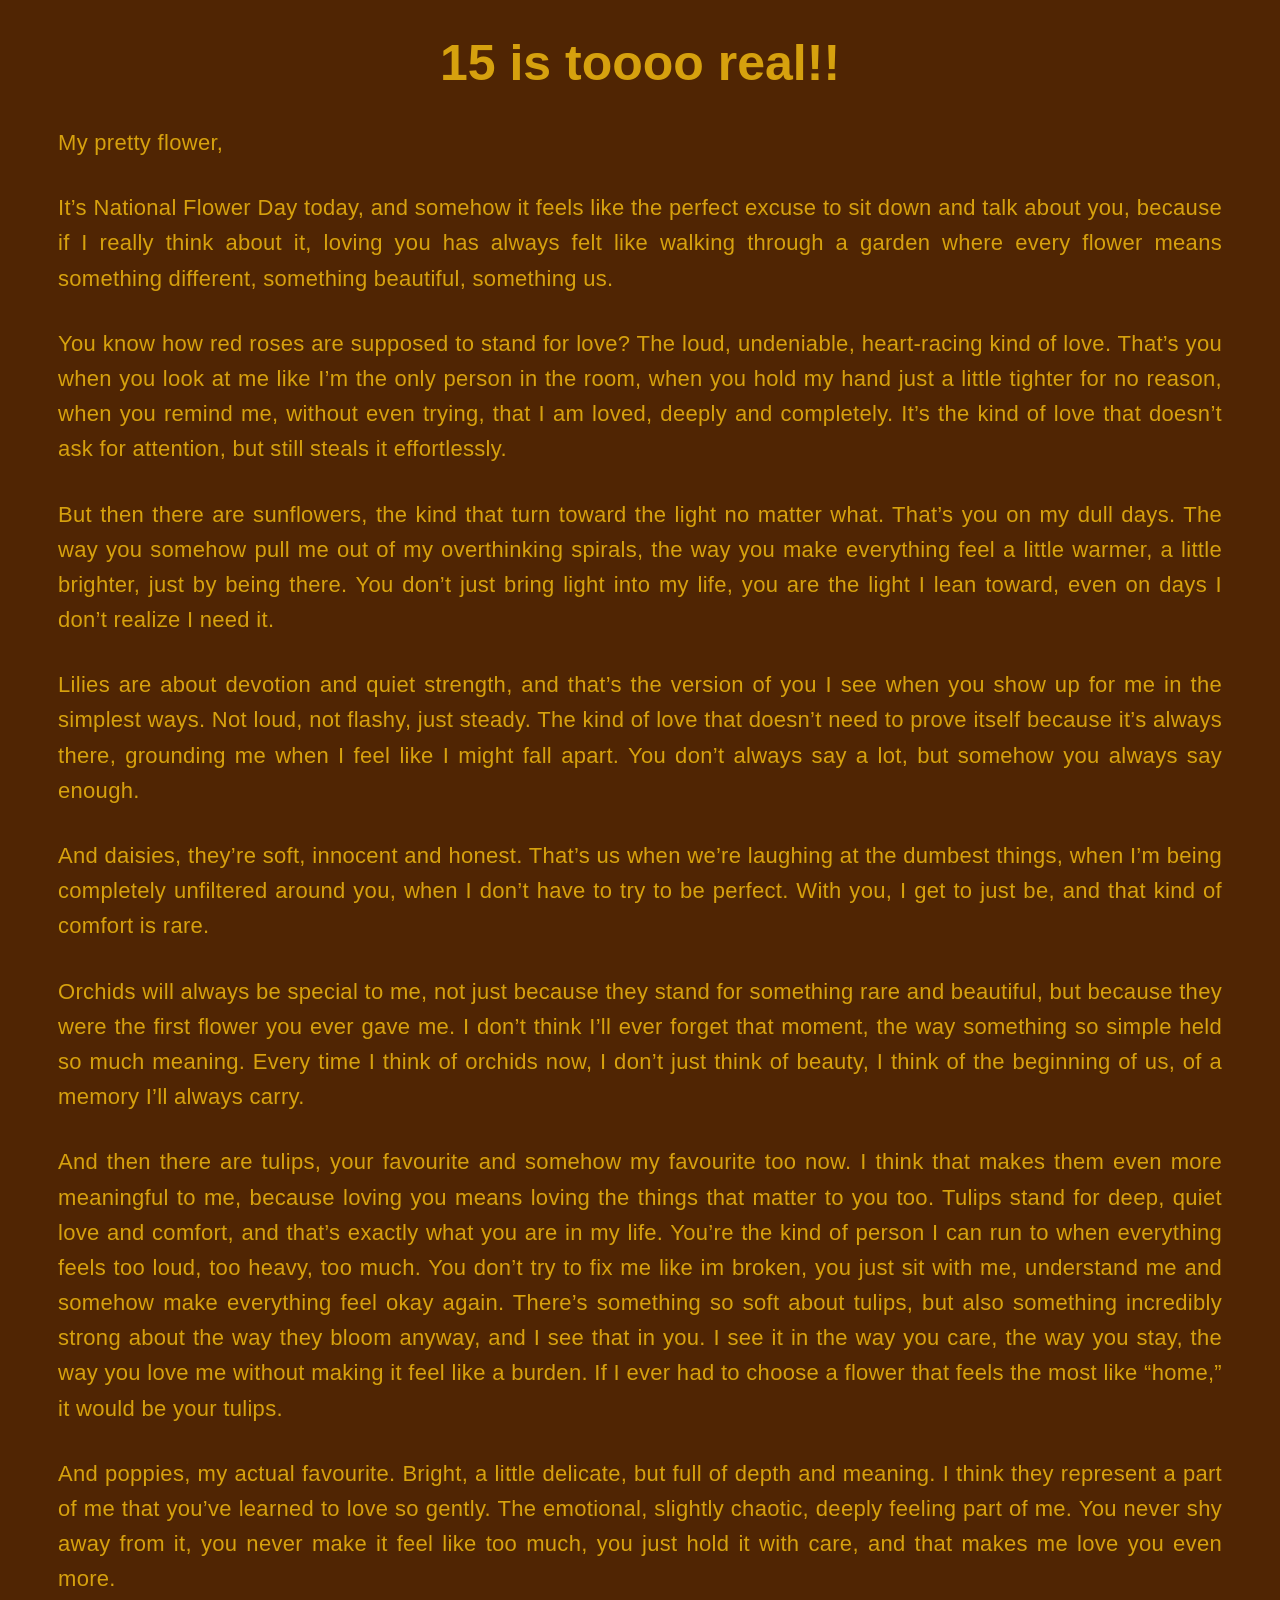
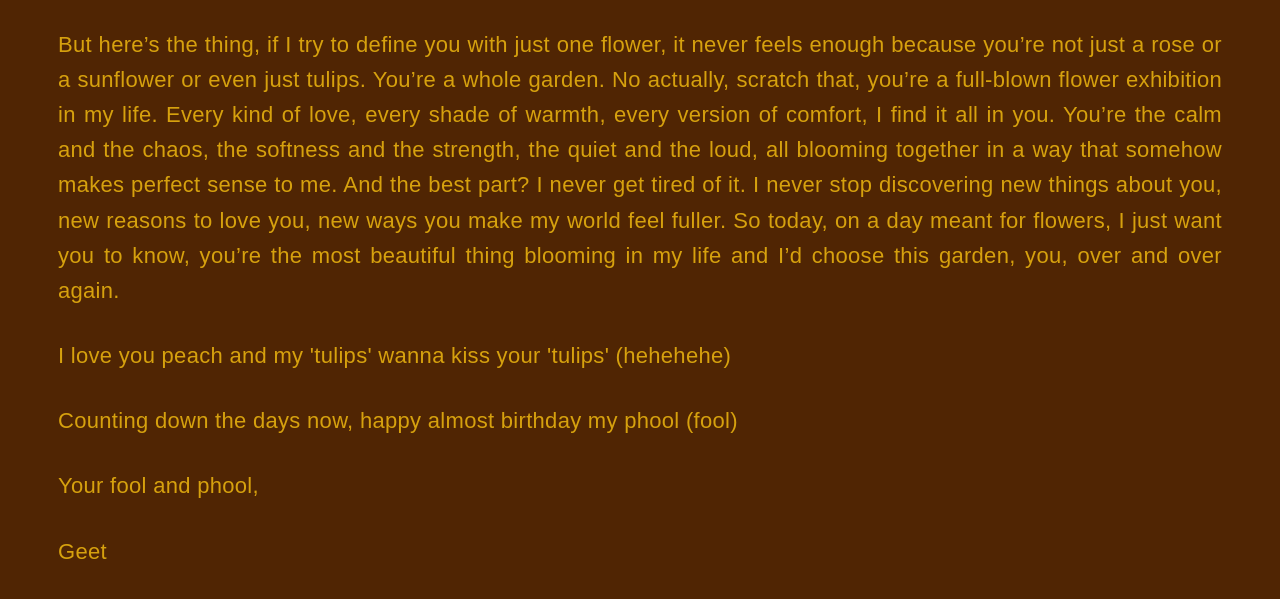
<file: letters/letter6.html>
<!DOCTYPE html>
<html>

<head>
<meta name="viewport" content="width=device-width, initial-scale=1.0">

<meta charset="UTF-8">

<!-- <link rel="stylesheet" href="../styles.css"> -->

<style>

body{
background-color:#502503;
text-align:center;
color:#d6a10e;
font-family:'Poppins',sans-serif;
}

</style>

</head>

<body>

<h1 style="font-size: 50px;" >15 is toooo real!!</h1>

<p style="margin:30px 50px; font-size:22px; line-height:1.6; text-align:justify; letter-spacing:0.3px;">
My pretty flower,
</p>

<p style="margin:30px 50px; font-size:22px; line-height:1.6; text-align:justify; letter-spacing:0.3px;">
It’s National Flower Day today, and somehow it feels like the perfect excuse to sit down and talk about you, because if I really think about it, loving you has always felt like walking through a garden where every flower means something different, something beautiful, something us.
</p>

<p style="margin:30px 50px; font-size:22px; line-height:1.6; text-align:justify; letter-spacing:0.3px;">
You know how red roses are supposed to stand for love? The loud, undeniable, heart-racing kind of love. That’s you when you look at me like I’m the only person in the room, when you hold my hand just a little tighter for no reason, when you remind me, without even trying, that I am loved, deeply and completely. It’s the kind of love that doesn’t ask for attention, but still steals it effortlessly.
</p>

<p style="margin:30px 50px; font-size:22px; line-height:1.6; text-align:justify; letter-spacing:0.3px;">
But then there are sunflowers, the kind that turn toward the light no matter what. That’s you on my dull days. The way you somehow pull me out of my overthinking spirals, the way you make everything feel a little warmer, a little brighter, just by being there. You don’t just bring light into my life, you are the light I lean toward, even on days I don’t realize I need it.
</p>

<p style="margin:30px 50px; font-size:22px; line-height:1.6; text-align:justify; letter-spacing:0.3px;">
Lilies are about devotion and quiet strength, and that’s the version of you I see when you show up for me in the simplest ways. Not loud, not flashy, just steady. The kind of love that doesn’t need to prove itself because it’s always there, grounding me when I feel like I might fall apart. You don’t always say a lot, but somehow you always say enough.
</p>

<p style="margin:30px 50px; font-size:22px; line-height:1.6; text-align:justify; letter-spacing:0.3px;">
And daisies, they’re soft, innocent and honest. That’s us when we’re laughing at the dumbest things, when I’m being completely unfiltered around you, when I don’t have to try to be perfect. With you, I get to just be, and that kind of comfort is rare.
</p>

<p style="margin:30px 50px; font-size:22px; line-height:1.6; text-align:justify; letter-spacing:0.3px;">
Orchids will always be special to me, not just because they stand for something rare and beautiful, but because they were the first flower you ever gave me. I don’t think I’ll ever forget that moment, the way something so simple held so much meaning. Every time I think of orchids now, I don’t just think of beauty, I think of the beginning of us, of a memory I’ll always carry.
</p>

<p style="margin:30px 50px; font-size:22px; line-height:1.6; text-align:justify; letter-spacing:0.3px;">
And then there are tulips, your favourite and somehow my favourite too now. I think that makes them even more meaningful to me, because loving you means loving the things that matter to you too. Tulips stand for deep, quiet love and comfort, and that’s exactly what you are in my life. You’re the kind of person I can run to when everything feels too loud, too heavy, too much. You don’t try to fix me like im broken, you just sit with me, understand me and somehow make everything feel okay again. There’s something so soft about tulips, but also something incredibly strong about the way they bloom anyway, and I see that in you. I see it in the way you care, the way you stay, the way you love me without making it feel like a burden. If I ever had to choose a flower that feels the most like “home,” it would be your tulips.
</p>

<p style="margin:30px 50px; font-size:22px; line-height:1.6; text-align:justify; letter-spacing:0.3px;">
And poppies, my actual favourite. Bright, a little delicate, but full of depth and meaning. I think they represent a part of me that you’ve learned to love so gently. The emotional, slightly chaotic, deeply feeling part of me. You never shy away from it, you never make it feel like too much, you just hold it with care, and that makes me love you even more.
</p>

<p style="margin:30px 50px; font-size:22px; line-height:1.6; text-align:justify; letter-spacing:0.3px;">
But here’s the thing, if I try to define you with just one flower, it never feels enough because you’re not just a rose or a sunflower or even just tulips. You’re a whole garden. No actually, scratch that, you’re a full-blown flower exhibition in my life. Every kind of love, every shade of warmth, every version of comfort, I find it all in you. You’re the calm and the chaos, the softness and the strength, the quiet and the loud, all blooming together in a way that somehow makes perfect sense to me. And the best part? I never get tired of it. I never stop discovering new things about you, new reasons to love you, new ways you make my world feel fuller. So today, on a day meant for flowers, I just want you to know, you’re the most beautiful thing blooming in my life and I’d choose this garden, you, over and over again.
</p>

<p style="margin:30px 50px; font-size:22px; line-height:1.6; text-align:justify; letter-spacing:0.3px;">
I love you peach and my 'tulips' wanna kiss your 'tulips' (hehehehe)
</p>

<p style="margin:30px 50px; font-size:22px; line-height:1.6; text-align:justify; letter-spacing:0.3px;">
Counting down the days now, happy almost birthday my phool (fool)
</p>

<p style="margin:30px 50px; font-size:22px; line-height:1.6; text-align:justify; letter-spacing:0.3px;">
Your fool and phool,
</p>

<p style="margin:30px 50px; font-size:22px; line-height:1.6; text-align:justify; letter-spacing:0.3px;">
Geet
</p>

</body>

</html>
</file>
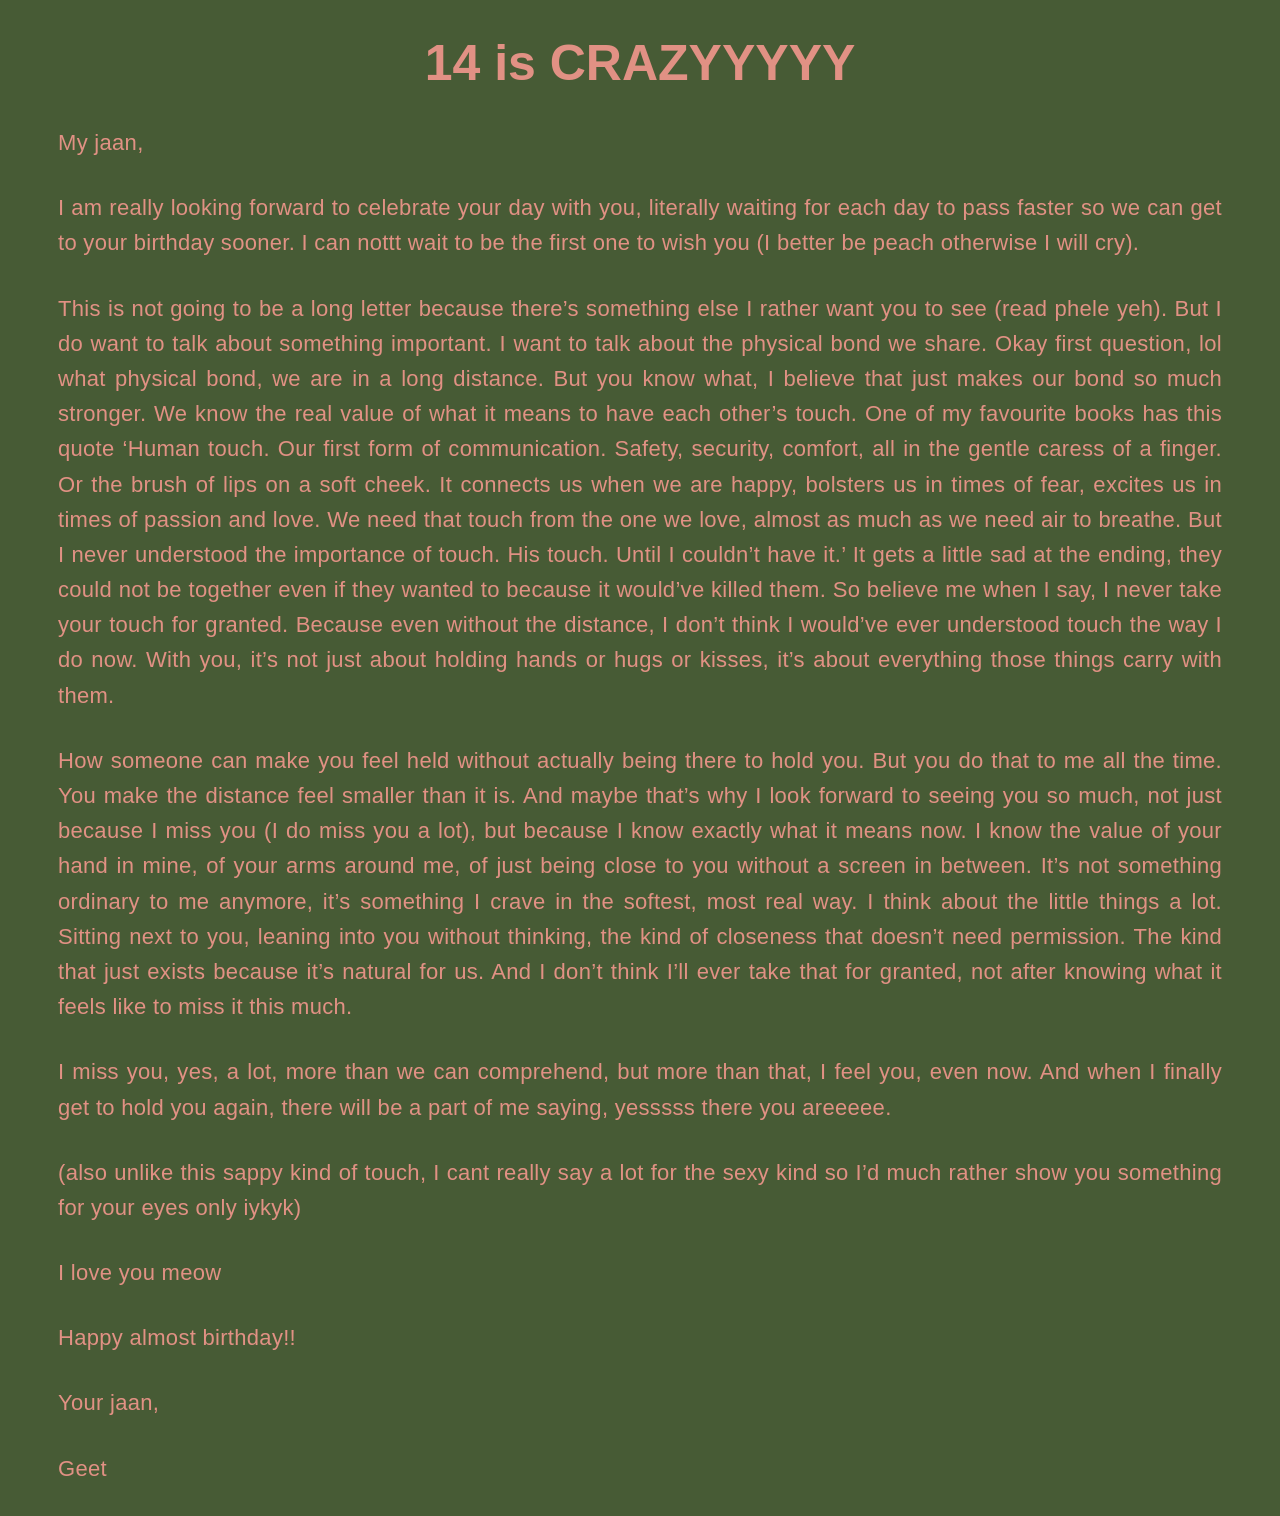
<file: letters/letter7.html>
<!DOCTYPE html>
<html>

<head>
<meta name="viewport" content="width=device-width, initial-scale=1.0">

<meta charset="UTF-8">

<!-- <link rel="stylesheet" href="../styles.css"> -->

<style>

body{
background-color:#475b35;
text-align:center;
color:#e19184;
font-family:'Poppins',sans-serif;
}

</style>

</head>

<body>

<h1 style="font-size: 50px;" >14 is CRAZYYYYY</h1>

<p style="margin:30px 50px; font-size:22px; line-height:1.6; text-align:justify; letter-spacing:0.3px;">
My jaan, 
</p>

<p style="margin:30px 50px; font-size:22px; line-height:1.6; text-align:justify; letter-spacing:0.3px;">
I am really looking forward to celebrate your day with you, literally waiting for each day to pass faster so we can get to your birthday sooner. I can nottt wait to be the first one to wish you (I better be peach otherwise I will cry).
</p>

<p style="margin:30px 50px; font-size:22px; line-height:1.6; text-align:justify; letter-spacing:0.3px;">
This is not going to be a long letter because there’s something else I rather want you to see (read phele yeh). But I do want to talk about something important. I want to talk about the physical bond we share. Okay first question, lol what physical bond, we are in a long distance. But you know what, I believe that just makes our bond so much stronger. We know the real value of what it means to have each other’s touch. One of my favourite books has this quote  ‘Human touch. Our first form of communication. Safety, security, comfort, all in the gentle caress of a finger. Or the brush of lips on a soft cheek. It connects us when we are happy, bolsters us in times of fear, excites us in times of passion and love. We need that touch from the one we love, almost as much as we need air to breathe. But I never understood the importance of touch. His touch. Until I couldn’t have it.’ It gets a little sad at the ending, they could not be together even if they wanted to because it would’ve killed them. So believe me when I say, I never take your touch for granted. Because even without the distance, I don’t think I would’ve ever understood touch the way I do now. With you, it’s not just about holding hands or hugs or kisses, it’s about everything those things carry with them.
</p>

<p style="margin:30px 50px; font-size:22px; line-height:1.6; text-align:justify; letter-spacing:0.3px;">
How someone can make you feel held without actually being there to hold you. But you do that to me all the time. You make the distance feel smaller than it is. And maybe that’s why I look forward to seeing you so much, not just because I miss you (I do miss you a lot), but because I know exactly what it means now. I know the value of your hand in mine, of your arms around me, of just being close to you without a screen in between. It’s not something ordinary to me anymore, it’s something I crave in the softest, most real way. I think about the little things a lot. Sitting next to you, leaning into you without thinking, the kind of closeness that doesn’t need permission. The kind that just exists because it’s natural for us. And I don’t think I’ll ever take that for granted, not after knowing what it feels like to miss it this much.
</p>

<p style="margin:30px 50px; font-size:22px; line-height:1.6; text-align:justify; letter-spacing:0.3px;">
I miss you, yes, a lot, more than we can comprehend, but more than that, I feel you, even now. And when I finally get to hold you again, there will be a part of me saying, yesssss there you areeeee. 
</p>

<p style="margin:30px 50px; font-size:22px; line-height:1.6; text-align:justify; letter-spacing:0.3px;">
(also unlike this sappy kind of touch, I cant really say a lot for the sexy kind so I’d much rather show you something for your eyes only iykyk)
</p>

<p style="margin:30px 50px; font-size:22px; line-height:1.6; text-align:justify; letter-spacing:0.3px;">
I love you meow
</p>

<p style="margin:30px 50px; font-size:22px; line-height:1.6; text-align:justify; letter-spacing:0.3px;">
Happy almost birthday!!
</p>

<p style="margin:30px 50px; font-size:22px; line-height:1.6; text-align:justify; letter-spacing:0.3px;">
Your jaan,
</p>

<p style="margin:30px 50px; font-size:22px; line-height:1.6; text-align:justify; letter-spacing:0.3px;">
Geet
</p>

</body>

</html>
</file>
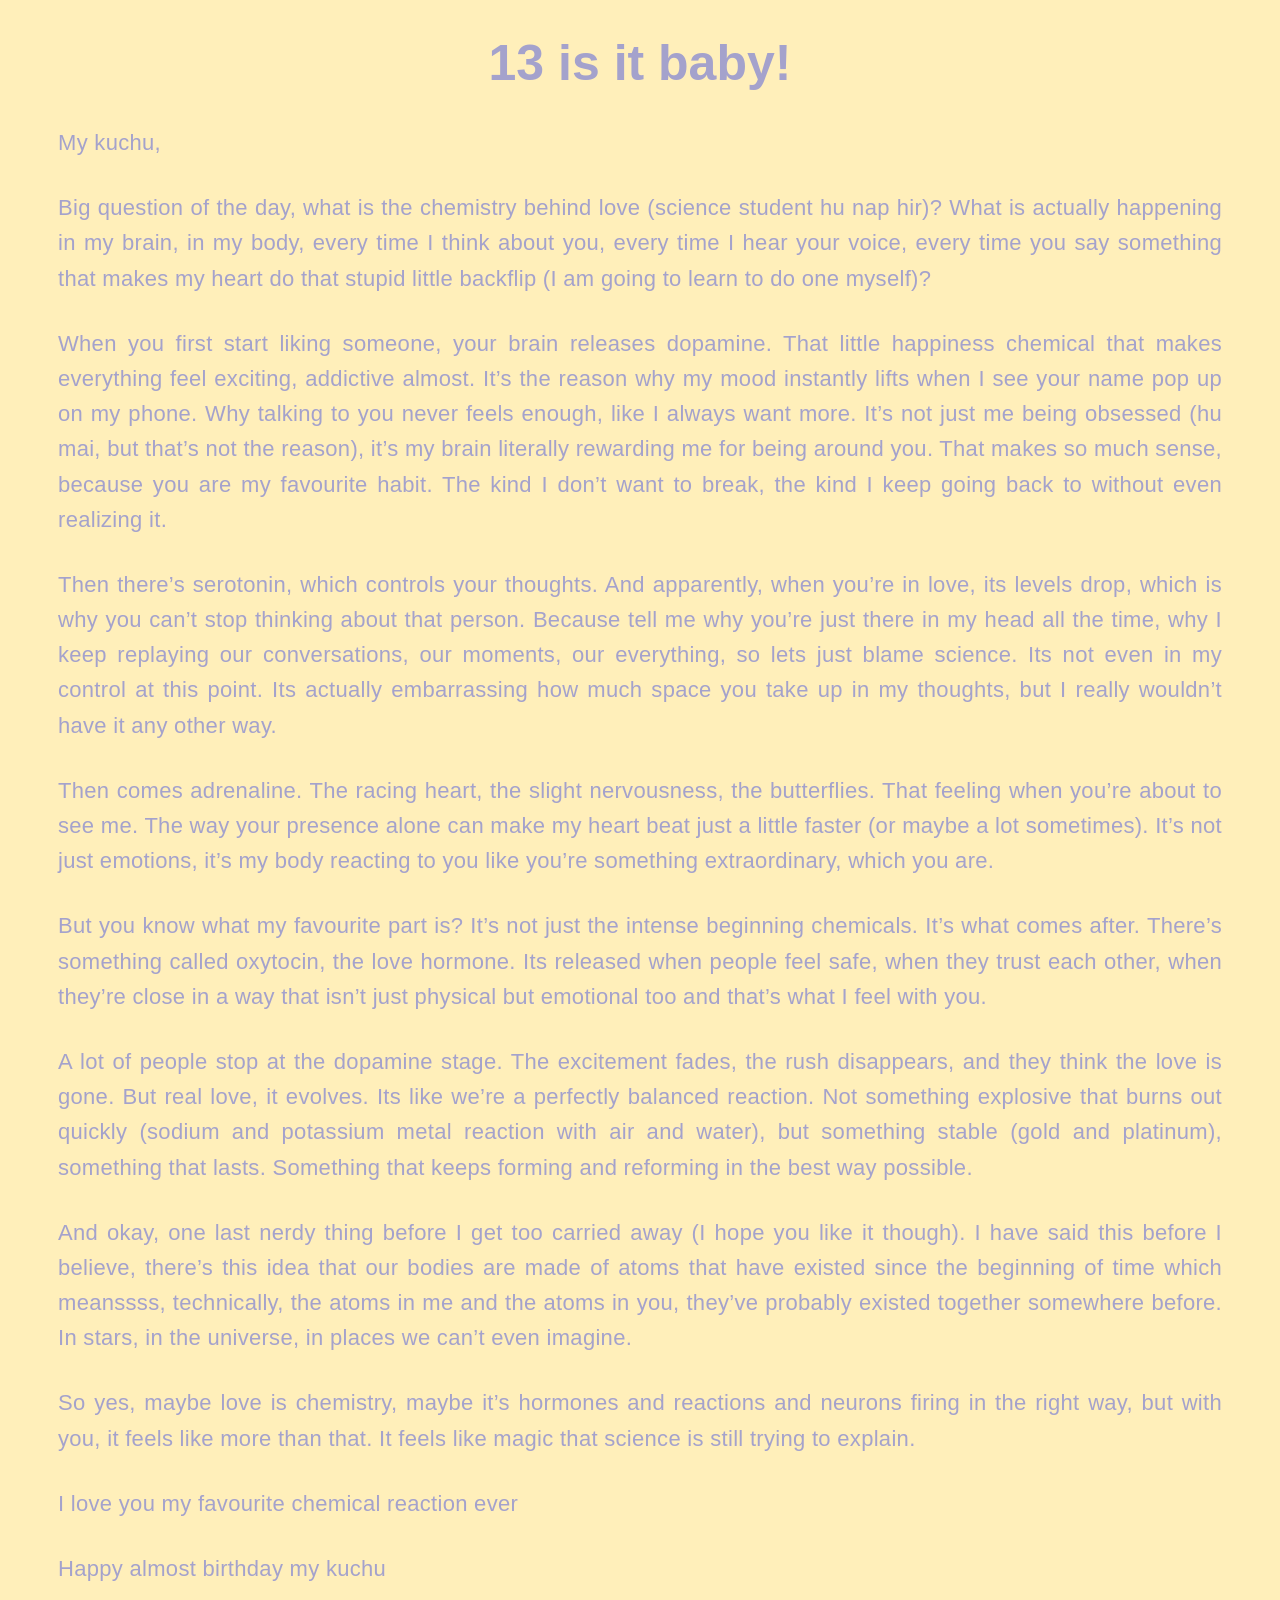
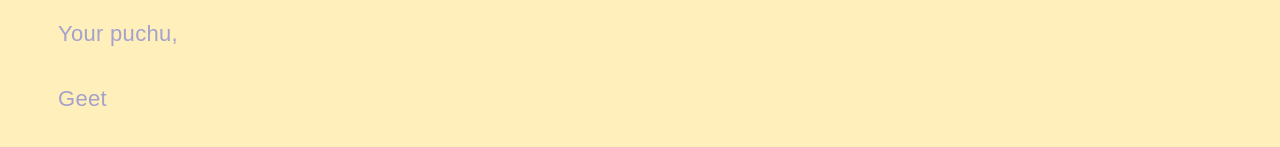
<file: letters/letter8.html>
<!DOCTYPE html>
<html>

<head>
<meta name="viewport" content="width=device-width, initial-scale=1.0">

<meta charset="UTF-8">

<!-- <link rel="stylesheet" href="../styles.css"> -->

<style>

body{
background-color:#ffefba;
text-align:center;
color:#a4a2cc;
font-family:'Poppins',sans-serif;
}

</style>

</head>

<body>

<h1 style="font-size: 50px;" >13 is it baby!</h1>

<p style="margin:30px 50px; font-size:22px; line-height:1.6; text-align:justify; letter-spacing:0.3px;">
My kuchu, 
</p>

<p style="margin:30px 50px; font-size:22px; line-height:1.6; text-align:justify; letter-spacing:0.3px;">
Big question of the day, what is the chemistry behind love (science student hu nap hir)? What is actually happening in my brain, in my body, every time I think about you, every time I hear your voice, every time you say something that makes my heart do that stupid little backflip (I am going to learn to do one myself)?
</p>

<p style="margin:30px 50px; font-size:22px; line-height:1.6; text-align:justify; letter-spacing:0.3px;">
When you first start liking someone, your brain releases dopamine. That little happiness chemical that makes everything feel exciting, addictive almost. It’s the reason why my mood instantly lifts when I see your name pop up on my phone. Why talking to you never feels enough, like I always want more. It’s not just me being obsessed (hu mai, but that’s not the reason), it’s my brain literally rewarding me for being around you. That makes so much sense, because you are my favourite habit. The kind I don’t want to break, the kind I keep going back to without even realizing it.
</p>

<p style="margin:30px 50px; font-size:22px; line-height:1.6; text-align:justify; letter-spacing:0.3px;">
Then there’s serotonin, which controls your thoughts. And apparently, when you’re in love, its levels drop, which is why you can’t stop thinking about that person. Because tell me why you’re just there in my head all the time, why I keep replaying our conversations, our moments, our everything, so lets just blame science. Its not even in my control at this point. Its actually embarrassing how much space you take up in my thoughts, but I really wouldn’t have it any other way.
</p>

<p style="margin:30px 50px; font-size:22px; line-height:1.6; text-align:justify; letter-spacing:0.3px;">
Then comes adrenaline. The racing heart, the slight nervousness, the butterflies. That feeling when you’re about to see me. The way your presence alone can make my heart beat just a little faster (or maybe a lot sometimes). It’s not just emotions, it’s my body reacting to you like you’re something extraordinary, which you are.
</p>

<p style="margin:30px 50px; font-size:22px; line-height:1.6; text-align:justify; letter-spacing:0.3px;">
But you know what my favourite part is? It’s not just the intense beginning chemicals. It’s what comes after. There’s something called oxytocin, the love hormone. Its released when people feel safe, when they trust each other, when they’re close in a way that isn’t just physical but emotional too and that’s what I feel with you.
</p>

<p style="margin:30px 50px; font-size:22px; line-height:1.6; text-align:justify; letter-spacing:0.3px;">
A lot of people stop at the dopamine stage. The excitement fades, the rush disappears, and they think the love is gone. But real love, it evolves. Its like we’re a perfectly balanced reaction. Not something explosive that burns out quickly (sodium and potassium metal reaction with air and water), but something stable (gold and platinum), something that lasts. Something that keeps forming and reforming in the best way possible.
</p>

<p style="margin:30px 50px; font-size:22px; line-height:1.6; text-align:justify; letter-spacing:0.3px;">
And okay, one last nerdy thing before I get too carried away (I hope you like it though). I have said this before I believe, there’s this idea that our bodies are made of atoms that have existed since the beginning of time which meanssss, technically, the atoms in me and the atoms in you, they’ve probably existed together somewhere before. In stars, in the universe, in places we can’t even imagine.
</p>

<p style="margin:30px 50px; font-size:22px; line-height:1.6; text-align:justify; letter-spacing:0.3px;">
So yes, maybe love is chemistry, maybe it’s hormones and reactions and neurons firing in the right way, but with you, it feels like more than that. It feels like magic that science is still trying to explain.
</p>

<p style="margin:30px 50px; font-size:22px; line-height:1.6; text-align:justify; letter-spacing:0.3px;">
I love you my favourite chemical reaction ever
</p>

<p style="margin:30px 50px; font-size:22px; line-height:1.6; text-align:justify; letter-spacing:0.3px;">
Happy almost birthday my kuchu
</p>

<p style="margin:30px 50px; font-size:22px; line-height:1.6; text-align:justify; letter-spacing:0.3px;">
Your puchu,
</p>

<p style="margin:30px 50px; font-size:22px; line-height:1.6; text-align:justify; letter-spacing:0.3px;">
Geet
</p>

</body>

</html>
</file>
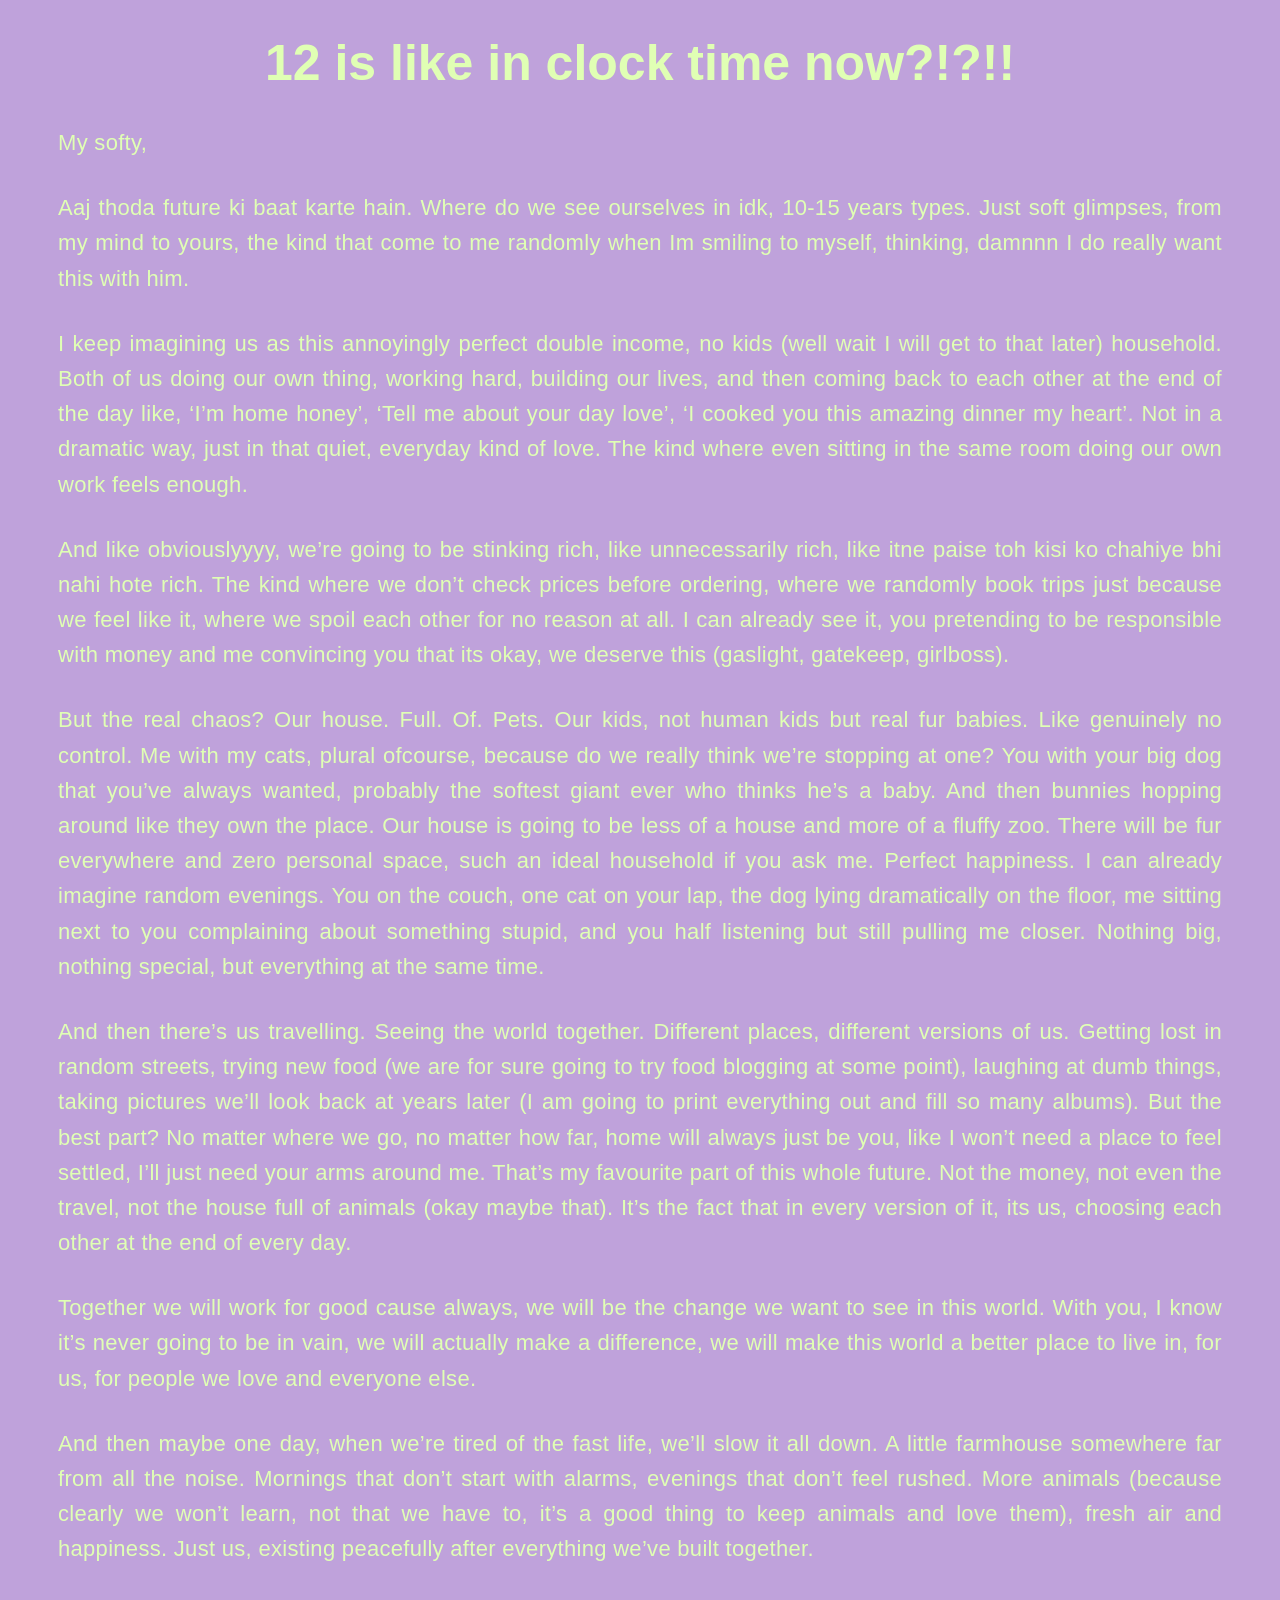
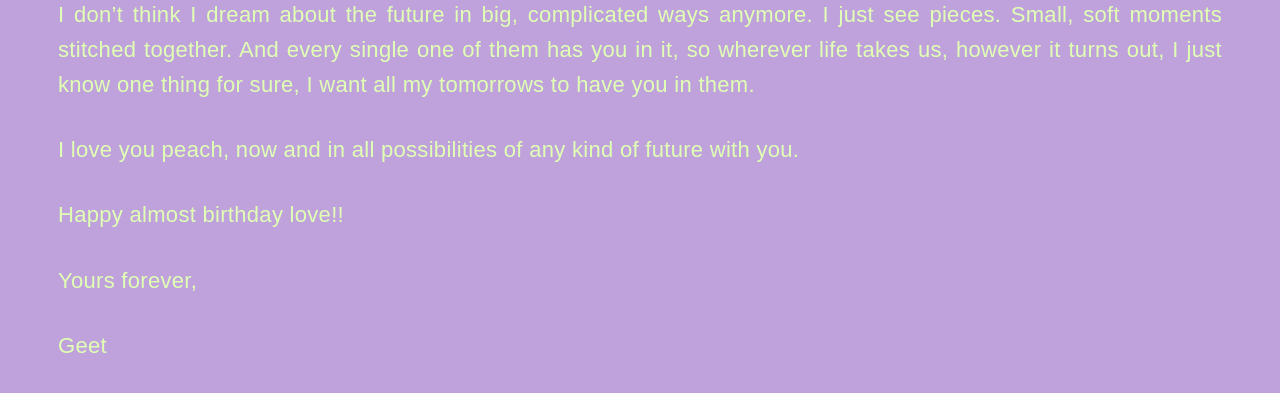
<file: letters/letter9.html>
<!DOCTYPE html>
<html>

<head>
<meta name="viewport" content="width=device-width, initial-scale=1.0">

<meta charset="UTF-8">

<!-- <link rel="stylesheet" href="../styles.css"> -->

<style>

body{
background-color:#bfa2db;
text-align:center;
color:#e0ffb4;
font-family:'Poppins',sans-serif;
}

</style>

</head>

<body>

<h1 style="font-size: 50px;" >12 is like in clock time now?!?!!</h1>

<p style="margin:30px 50px; font-size:22px; line-height:1.6; text-align:justify; letter-spacing:0.3px;">
My softy, 
</p>

<p style="margin:30px 50px; font-size:22px; line-height:1.6; text-align:justify; letter-spacing:0.3px;">
Aaj thoda future ki baat karte hain. Where do we see ourselves in idk, 10-15 years types. Just soft glimpses, from my mind to yours, the kind that come to me randomly when Im smiling to myself, thinking, damnnn I do really want this with him.
</p>

<p style="margin:30px 50px; font-size:22px; line-height:1.6; text-align:justify; letter-spacing:0.3px;">
I keep imagining us as this annoyingly perfect double income, no kids (well wait I will get to that later) household. Both of us doing our own thing, working hard, building our lives, and then coming back to each other at the end of the day like, ‘I’m home honey’, ‘Tell me about your day love’, ‘I cooked you this amazing dinner my heart’. Not in a dramatic way, just in that quiet, everyday kind of love. The kind where even sitting in the same room doing our own work feels enough.
</p>

<p style="margin:30px 50px; font-size:22px; line-height:1.6; text-align:justify; letter-spacing:0.3px;">
And like obviouslyyyy, we’re going to be stinking rich, like unnecessarily rich, like itne paise toh kisi ko chahiye bhi nahi hote rich. The kind where we don’t check prices before ordering, where we randomly book trips just because we feel like it, where we spoil each other for no reason at all. I can already see it, you pretending to be responsible with money and me convincing you that its okay, we deserve this (gaslight, gatekeep, girlboss).
</p>

<p style="margin:30px 50px; font-size:22px; line-height:1.6; text-align:justify; letter-spacing:0.3px;">
But the real chaos? Our house. Full. Of. Pets. Our kids, not human kids but real fur babies. Like genuinely no control. Me with my cats, plural ofcourse, because do we really think we’re stopping at one? You with your big dog that you’ve always wanted, probably the softest giant ever who thinks he’s a baby. And then bunnies hopping around like they own the place. Our house is going to be less of a house and more of a fluffy zoo. There will be fur everywhere and zero personal space, such an ideal household if you ask me. Perfect happiness. I can already imagine random evenings. You on the couch, one cat on your lap, the dog lying dramatically on the floor, me sitting next to you complaining about something stupid, and you half listening but still pulling me closer. Nothing big, nothing special, but everything at the same time.
</p>

<p style="margin:30px 50px; font-size:22px; line-height:1.6; text-align:justify; letter-spacing:0.3px;">
And then there’s us travelling. Seeing the world together. Different places, different versions of us. Getting lost in random streets, trying new food (we are for sure going to try food blogging at some point), laughing at dumb things, taking pictures we’ll look back at years later (I am going to print everything out and fill so many albums). But the best part? No matter where we go, no matter how far, home will always just be you, like I won’t need a place to feel settled, I’ll just need your arms around me. That’s my favourite part of this whole future. Not the money, not even the travel, not the house full of animals (okay maybe that). It’s the fact that in every version of it, its us, choosing each other at the end of every day.
</p>

<p style="margin:30px 50px; font-size:22px; line-height:1.6; text-align:justify; letter-spacing:0.3px;">
Together we will work for good cause always, we will be the change we want to see in this world. With you, I know it’s never going to be in vain, we will actually make a difference, we will make this world a better place to live in, for us, for people we love and everyone else. 
</p>

<p style="margin:30px 50px; font-size:22px; line-height:1.6; text-align:justify; letter-spacing:0.3px;">
And then maybe one day, when we’re tired of the fast life, we’ll slow it all down. A little farmhouse somewhere far from all the noise. Mornings that don’t start with alarms, evenings that don’t feel rushed. More animals (because clearly we won’t learn, not that we have to, it’s a good thing to keep animals and love them), fresh air and happiness. Just us, existing peacefully after everything we’ve built together.
</p>

<p style="margin:30px 50px; font-size:22px; line-height:1.6; text-align:justify; letter-spacing:0.3px;">
I don’t think I dream about the future in big, complicated ways anymore. I just see pieces. Small, soft moments stitched together. And every single one of them has you in it, so wherever life takes us, however it turns out, I just know one thing for sure, I want all my tomorrows to have you in them.
</p>

<p style="margin:30px 50px; font-size:22px; line-height:1.6; text-align:justify; letter-spacing:0.3px;">
I love you peach, now and in all possibilities of any kind of future with you.
</p>

<p style="margin:30px 50px; font-size:22px; line-height:1.6; text-align:justify; letter-spacing:0.3px;">
Happy almost birthday love!!
</p>

<p style="margin:30px 50px; font-size:22px; line-height:1.6; text-align:justify; letter-spacing:0.3px;">
Yours forever,
</p>

<p style="margin:30px 50px; font-size:22px; line-height:1.6; text-align:justify; letter-spacing:0.3px;">
Geet
</p>

</body>

</html>
</file>
<file: styles.css>
body{

margin:0;
font-family:'Poppins',sans-serif;

background-image:url("images/background.jpg");
background-size:cover;
background-position:center;
background-repeat:repeat-y;

animation:bgScroll 60s linear infinite;

text-align:center;
color:#444;

position:relative;

}

body::before{

content:"";

position:fixed;

top:0;
left:0;

width:100%;
height:100%;

background:linear-gradient(
180deg,
rgba(255,246,249,0.3),
rgba(249,214,229,0.3),
rgba(231,216,255,0.3)
);

z-index:-1;

}

header{

padding:40px 20px;

}

header h1{

font-family:'Playfair Display',serif;
font-size:42px;
margin-bottom:10px;

}

header p{

font-size:16px;

}

.photo-strip{

margin-top:20px;

}

.photos{

display:flex;
overflow-x:auto;
gap:20px;
padding:20px;

}

.photos img{

width:180px;
border-radius:12px;
box-shadow:0 8px 15px rgba(0,0,0,0.1);
transition:transform 0.3s;

}

.photos img:hover{

transform:scale(1.1);

}

.photo-caption{

font-style:italic;
margin-top:10px;

}

.countdown{

margin:40px 0;

}

#timer{

font-size:28px;
font-weight:600;

}

.letters-grid{

display:grid;

grid-template-columns:repeat(5,120px);

gap:20px;

justify-content:center;

margin-bottom:60px;

}

.letter{

width:120px;
height:100px;

background:white;

border-radius:12px;

display:flex;
align-items:center;
justify-content:center;

box-shadow:0 6px 10px rgba(0,0,0,0.1);

cursor:pointer;

transition:transform 0.2s;

font-size:30px;

}

.letter:hover{

transform:translateY(-5px);

}

.locked{

opacity:0.4;
cursor:not-allowed;

}

footer{

padding:30px;
font-size:20px;
font-weight: bold;

}

.film-container{

width:100%;
overflow:hidden;
margin-top:30px;

}

.film-track{

display:flex;
gap:25px;
width:max-content;

animation:filmScroll 35s linear infinite;

}

.film-track img{

height:160px;

border-radius:10px;

box-shadow:0 8px 15px rgba(0,0,0,0.15);

transition:transform 0.3s;

}

.film-track img:hover{

transform:scale(1.15);

}

@keyframes filmScroll{

0%{
transform:translateX(0);
}

100%{
transform:translateX(-50%);
}

}
</file>
